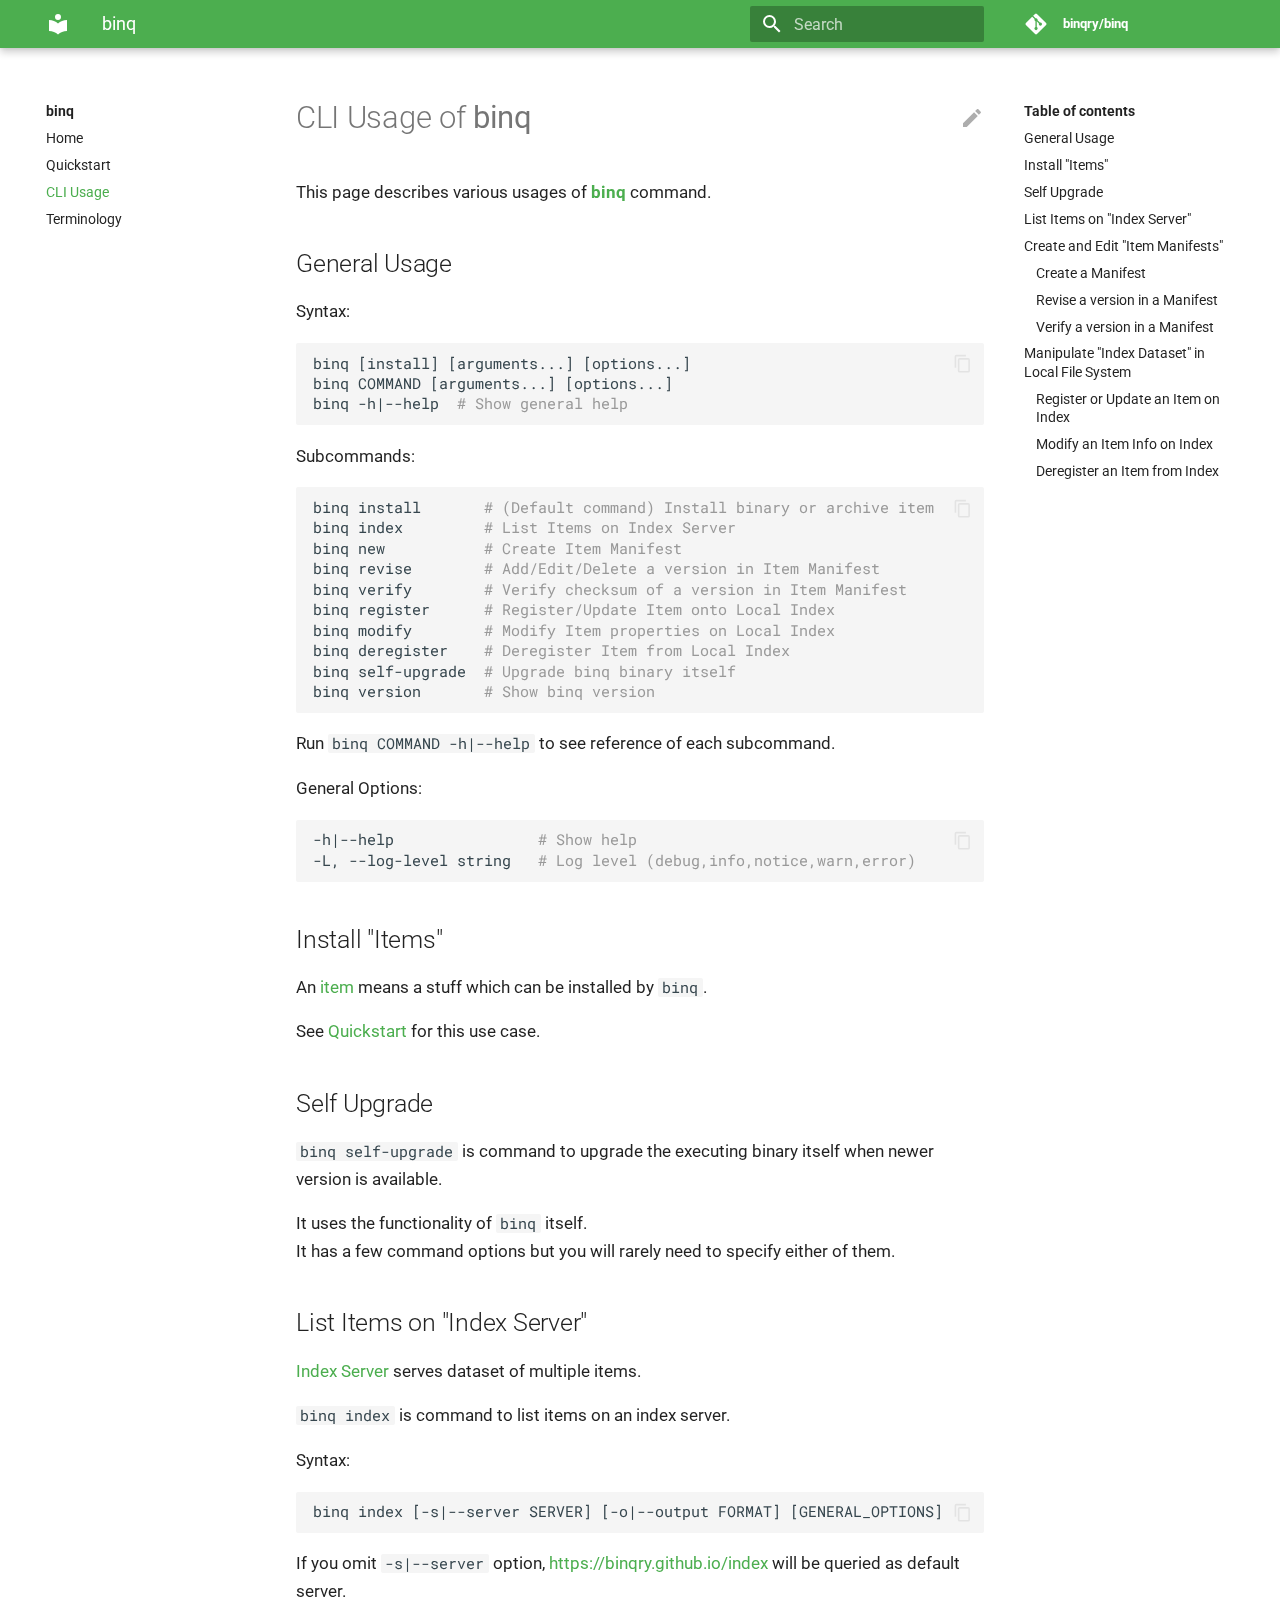
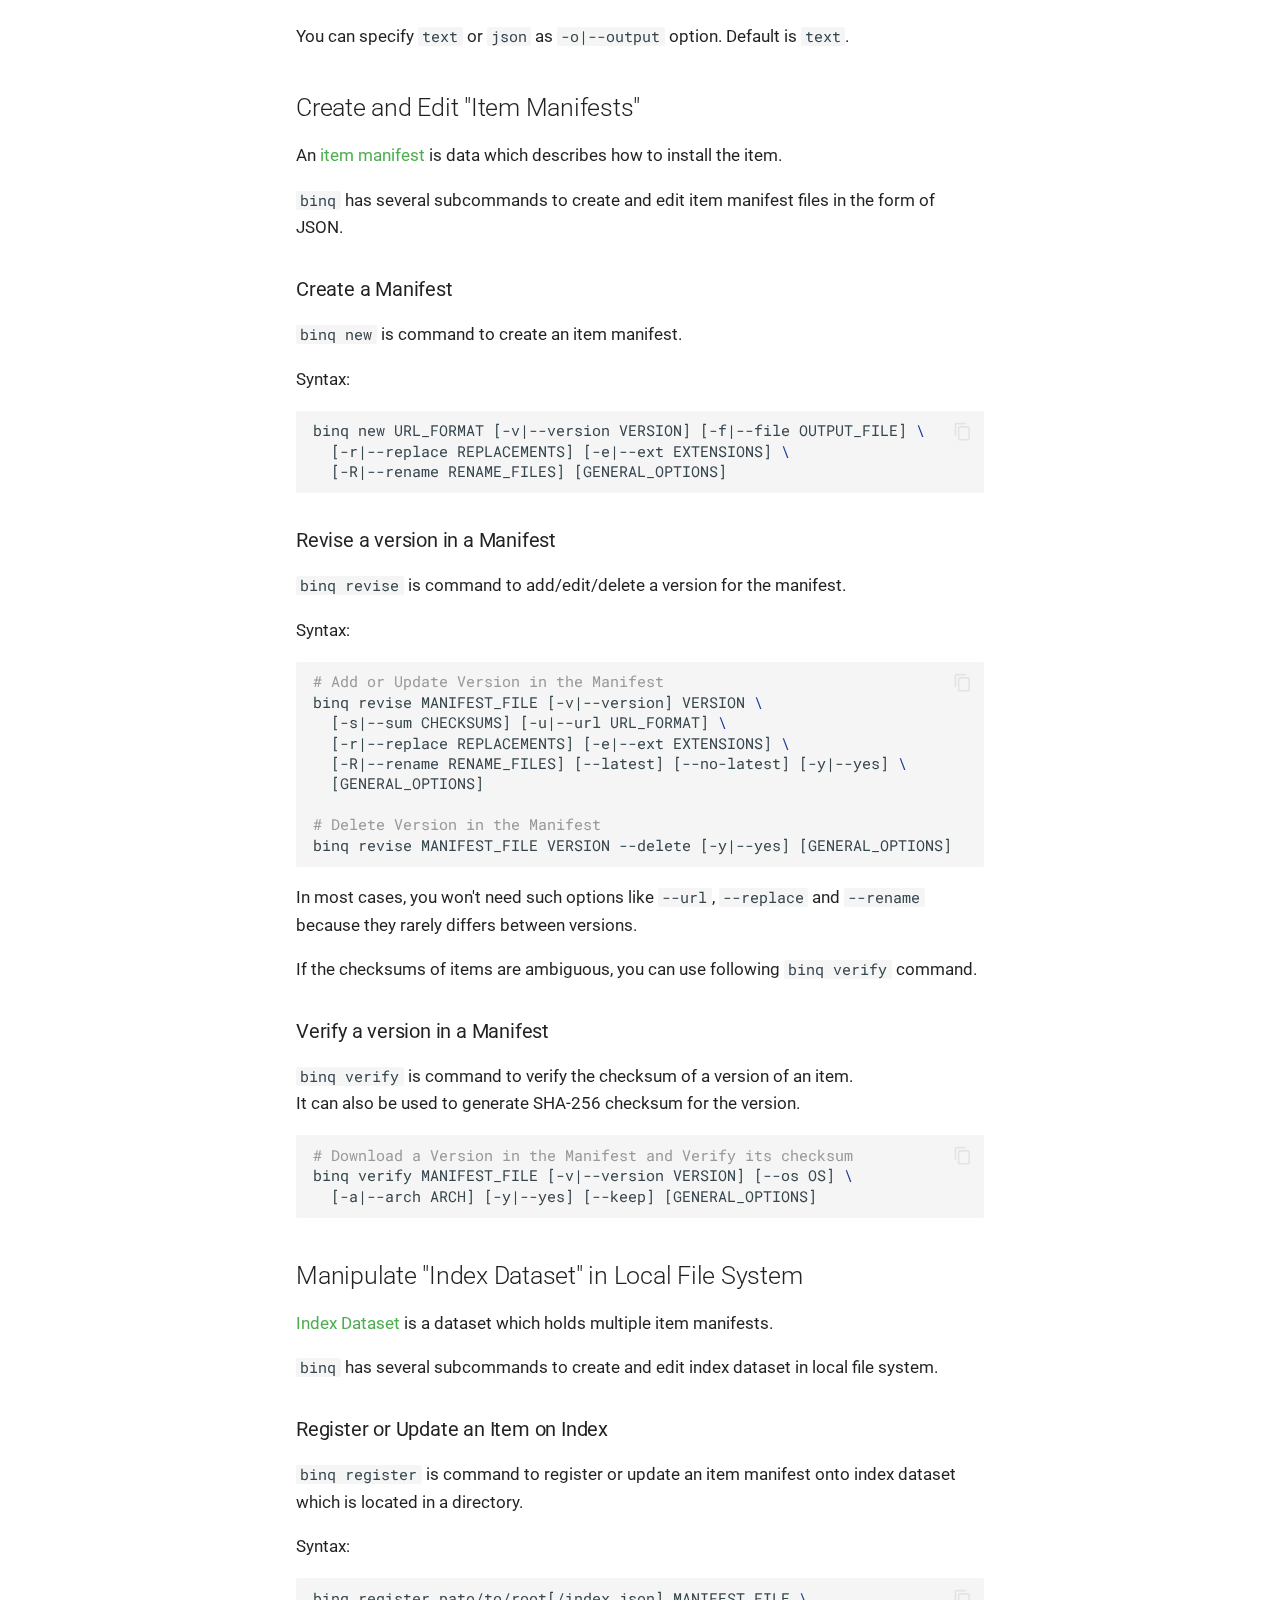
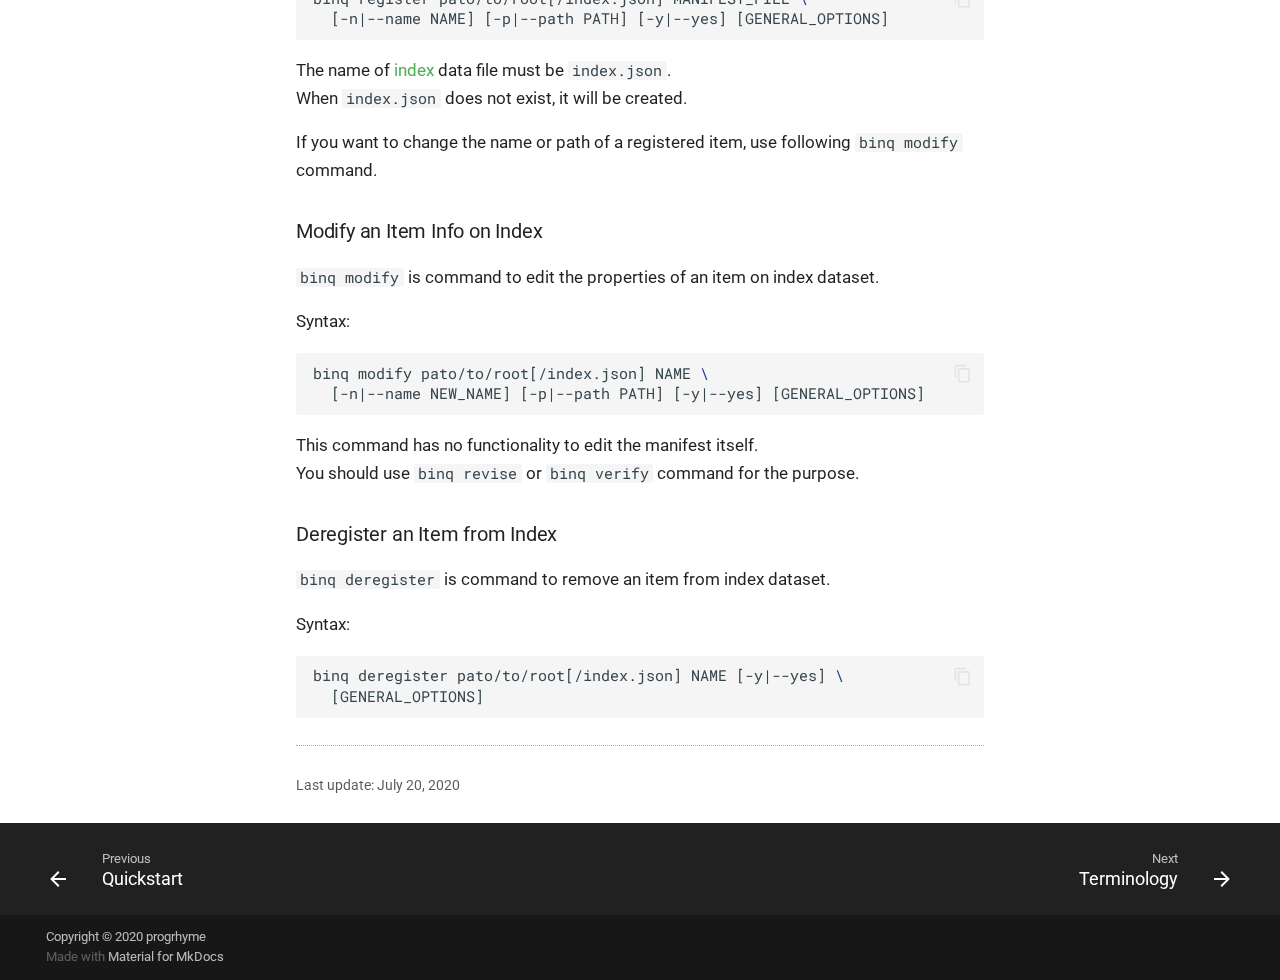
<file: cli-usage/index.html>
<!doctype html>
<html lang="en" class="no-js">
  <head>
    
      <meta charset="utf-8">
      <meta name="viewport" content="width=device-width,initial-scale=1">
      
        <meta name="description" content=""binq" is a light-weight software installer written in Golang.">
      
      
        <link rel="canonical" href="https://binqry.github.io/cli-usage/">
      
      
        <meta name="author" content="progrhyme">
      
      <link rel="shortcut icon" href="../assets/images/favicon.png">
      <meta name="generator" content="mkdocs-1.1.2, mkdocs-material-5.4.0">
    
    
      
        <title>CLI Usage - binq</title>
      
    
    
      <link rel="stylesheet" href="../assets/stylesheets/main.fe0cca5b.min.css">
      
        <link rel="stylesheet" href="../assets/stylesheets/palette.a46bcfb3.min.css">
      
      
        
        
        <meta name="theme-color" content="#4caf50">
      
    
    
    
      
        <link href="https://fonts.gstatic.com" rel="preconnect" crossorigin>
        <link rel="stylesheet" href="https://fonts.googleapis.com/css?family=Roboto:300,400,400i,700%7CRoboto+Mono&display=fallback">
        <style>body,input{font-family:"Roboto",-apple-system,BlinkMacSystemFont,Helvetica,Arial,sans-serif}code,kbd,pre{font-family:"Roboto Mono",SFMono-Regular,Consolas,Menlo,monospace}</style>
      
    
    
    
      <link rel="stylesheet" href="../stylesheets/extra.css">
    
    
      
    
    
  </head>
  
  
    
    
    
    <body dir="ltr" data-md-color-scheme="default" data-md-color-primary="green" data-md-color-accent="pink">
  
    
    <input class="md-toggle" data-md-toggle="drawer" type="checkbox" id="__drawer" autocomplete="off">
    <input class="md-toggle" data-md-toggle="search" type="checkbox" id="__search" autocomplete="off">
    <label class="md-overlay" for="__drawer"></label>
    <div data-md-component="skip">
      
        
        <a href="#cli-usage-of-binq" class="md-skip">
          Skip to content
        </a>
      
    </div>
    <div data-md-component="announce">
      
    </div>
    
      <header class="md-header" data-md-component="header">
  <nav class="md-header-nav md-grid" aria-label="Header">
    <a href="https://binqry.github.io/" title="binq" class="md-header-nav__button md-logo" aria-label="binq">
      
  
  <svg xmlns="http://www.w3.org/2000/svg" viewBox="0 0 24 24"><path d="M12 8a3 3 0 003-3 3 3 0 00-3-3 3 3 0 00-3 3 3 3 0 003 3m0 3.54C9.64 9.35 6.5 8 3 8v11c3.5 0 6.64 1.35 9 3.54 2.36-2.19 5.5-3.54 9-3.54V8c-3.5 0-6.64 1.35-9 3.54z"/></svg>

    </a>
    <label class="md-header-nav__button md-icon" for="__drawer">
      <svg xmlns="http://www.w3.org/2000/svg" viewBox="0 0 24 24"><path d="M3 6h18v2H3V6m0 5h18v2H3v-2m0 5h18v2H3v-2z"/></svg>
    </label>
    <div class="md-header-nav__title" data-md-component="header-title">
      
        <div class="md-header-nav__ellipsis">
          <span class="md-header-nav__topic md-ellipsis">
            binq
          </span>
          <span class="md-header-nav__topic md-ellipsis">
            
              CLI Usage
            
          </span>
        </div>
      
    </div>
    
      <label class="md-header-nav__button md-icon" for="__search">
        <svg xmlns="http://www.w3.org/2000/svg" viewBox="0 0 24 24"><path d="M9.5 3A6.5 6.5 0 0116 9.5c0 1.61-.59 3.09-1.56 4.23l.27.27h.79l5 5-1.5 1.5-5-5v-.79l-.27-.27A6.516 6.516 0 019.5 16 6.5 6.5 0 013 9.5 6.5 6.5 0 019.5 3m0 2C7 5 5 7 5 9.5S7 14 9.5 14 14 12 14 9.5 12 5 9.5 5z"/></svg>
      </label>
      
<div class="md-search" data-md-component="search" role="dialog">
  <label class="md-search__overlay" for="__search"></label>
  <div class="md-search__inner" role="search">
    <form class="md-search__form" name="search">
      <input type="text" class="md-search__input" name="query" aria-label="Search" placeholder="Search" autocapitalize="off" autocorrect="off" autocomplete="off" spellcheck="false" data-md-component="search-query" data-md-state="active">
      <label class="md-search__icon md-icon" for="__search">
        <svg xmlns="http://www.w3.org/2000/svg" viewBox="0 0 24 24"><path d="M9.5 3A6.5 6.5 0 0116 9.5c0 1.61-.59 3.09-1.56 4.23l.27.27h.79l5 5-1.5 1.5-5-5v-.79l-.27-.27A6.516 6.516 0 019.5 16 6.5 6.5 0 013 9.5 6.5 6.5 0 019.5 3m0 2C7 5 5 7 5 9.5S7 14 9.5 14 14 12 14 9.5 12 5 9.5 5z"/></svg>
        <svg xmlns="http://www.w3.org/2000/svg" viewBox="0 0 24 24"><path d="M20 11v2H8l5.5 5.5-1.42 1.42L4.16 12l7.92-7.92L13.5 5.5 8 11h12z"/></svg>
      </label>
      <button type="reset" class="md-search__icon md-icon" aria-label="Clear" data-md-component="search-reset" tabindex="-1">
        <svg xmlns="http://www.w3.org/2000/svg" viewBox="0 0 24 24"><path d="M19 6.41L17.59 5 12 10.59 6.41 5 5 6.41 10.59 12 5 17.59 6.41 19 12 13.41 17.59 19 19 17.59 13.41 12 19 6.41z"/></svg>
      </button>
    </form>
    <div class="md-search__output">
      <div class="md-search__scrollwrap" data-md-scrollfix>
        <div class="md-search-result" data-md-component="search-result">
          <div class="md-search-result__meta">
            Initializing search
          </div>
          <ol class="md-search-result__list"></ol>
        </div>
      </div>
    </div>
  </div>
</div>
    
    
      <div class="md-header-nav__source">
        
<a href="https://github.com/binqry/binq/" title="Go to repository" class="md-source">
  <div class="md-source__icon md-icon">
    
    <svg xmlns="http://www.w3.org/2000/svg" viewBox="0 0 448 512"><path d="M439.55 236.05L244 40.45a28.87 28.87 0 00-40.81 0l-40.66 40.63 51.52 51.52c27.06-9.14 52.68 16.77 43.39 43.68l49.66 49.66c34.23-11.8 61.18 31 35.47 56.69-26.49 26.49-70.21-2.87-56-37.34L240.22 199v121.85c25.3 12.54 22.26 41.85 9.08 55a34.34 34.34 0 01-48.55 0c-17.57-17.6-11.07-46.91 11.25-56v-123c-20.8-8.51-24.6-30.74-18.64-45L142.57 101 8.45 235.14a28.86 28.86 0 000 40.81l195.61 195.6a28.86 28.86 0 0040.8 0l194.69-194.69a28.86 28.86 0 000-40.81z"/></svg>
  </div>
  <div class="md-source__repository">
    binqry/binq
  </div>
</a>
      </div>
    
  </nav>
</header>
    
    <div class="md-container" data-md-component="container">
      
        
      
      
        
      
      <main class="md-main" data-md-component="main">
        <div class="md-main__inner md-grid">
          
            
              <div class="md-sidebar md-sidebar--primary" data-md-component="navigation">
                <div class="md-sidebar__scrollwrap">
                  <div class="md-sidebar__inner">
                    <nav class="md-nav md-nav--primary" aria-label="Navigation" data-md-level="0">
  <label class="md-nav__title" for="__drawer">
    <a href="https://binqry.github.io/" title="binq" class="md-nav__button md-logo" aria-label="binq">
      
  
  <svg xmlns="http://www.w3.org/2000/svg" viewBox="0 0 24 24"><path d="M12 8a3 3 0 003-3 3 3 0 00-3-3 3 3 0 00-3 3 3 3 0 003 3m0 3.54C9.64 9.35 6.5 8 3 8v11c3.5 0 6.64 1.35 9 3.54 2.36-2.19 5.5-3.54 9-3.54V8c-3.5 0-6.64 1.35-9 3.54z"/></svg>

    </a>
    binq
  </label>
  
    <div class="md-nav__source">
      
<a href="https://github.com/binqry/binq/" title="Go to repository" class="md-source">
  <div class="md-source__icon md-icon">
    
    <svg xmlns="http://www.w3.org/2000/svg" viewBox="0 0 448 512"><path d="M439.55 236.05L244 40.45a28.87 28.87 0 00-40.81 0l-40.66 40.63 51.52 51.52c27.06-9.14 52.68 16.77 43.39 43.68l49.66 49.66c34.23-11.8 61.18 31 35.47 56.69-26.49 26.49-70.21-2.87-56-37.34L240.22 199v121.85c25.3 12.54 22.26 41.85 9.08 55a34.34 34.34 0 01-48.55 0c-17.57-17.6-11.07-46.91 11.25-56v-123c-20.8-8.51-24.6-30.74-18.64-45L142.57 101 8.45 235.14a28.86 28.86 0 000 40.81l195.61 195.6a28.86 28.86 0 0040.8 0l194.69-194.69a28.86 28.86 0 000-40.81z"/></svg>
  </div>
  <div class="md-source__repository">
    binqry/binq
  </div>
</a>
    </div>
  
  <ul class="md-nav__list" data-md-scrollfix>
    
      
      
      


  <li class="md-nav__item">
    <a href=".." title="Home" class="md-nav__link">
      Home
    </a>
  </li>

    
      
      
      


  <li class="md-nav__item">
    <a href="../quickstart/" title="Quickstart" class="md-nav__link">
      Quickstart
    </a>
  </li>

    
      
      
      

  


  <li class="md-nav__item md-nav__item--active">
    
    <input class="md-nav__toggle md-toggle" data-md-toggle="toc" type="checkbox" id="__toc">
    
      
    
    
      <label class="md-nav__link md-nav__link--active" for="__toc">
        CLI Usage
        <span class="md-nav__icon md-icon">
          <svg xmlns="http://www.w3.org/2000/svg" viewBox="0 0 24 24"><path d="M3 9h14V7H3v2m0 4h14v-2H3v2m0 4h14v-2H3v2m16 0h2v-2h-2v2m0-10v2h2V7h-2m0 6h2v-2h-2v2z"/></svg>
        </span>
      </label>
    
    <a href="./" title="CLI Usage" class="md-nav__link md-nav__link--active">
      CLI Usage
    </a>
    
      
<nav class="md-nav md-nav--secondary" aria-label="Table of contents">
  
  
    
  
  
    <label class="md-nav__title" for="__toc">
      <span class="md-nav__icon md-icon">
        <svg xmlns="http://www.w3.org/2000/svg" viewBox="0 0 24 24"><path d="M20 11v2H8l5.5 5.5-1.42 1.42L4.16 12l7.92-7.92L13.5 5.5 8 11h12z"/></svg>
      </span>
      Table of contents
    </label>
    <ul class="md-nav__list" data-md-scrollfix>
      
        <li class="md-nav__item">
  <a href="#general-usage" class="md-nav__link">
    General Usage
  </a>
  
</li>
      
        <li class="md-nav__item">
  <a href="#install-items" class="md-nav__link">
    Install "Items"
  </a>
  
</li>
      
        <li class="md-nav__item">
  <a href="#self-upgrade" class="md-nav__link">
    Self Upgrade
  </a>
  
</li>
      
        <li class="md-nav__item">
  <a href="#list-items-on-index-server" class="md-nav__link">
    List Items on "Index Server"
  </a>
  
</li>
      
        <li class="md-nav__item">
  <a href="#create-and-edit-item-manifests" class="md-nav__link">
    Create and Edit "Item Manifests"
  </a>
  
    <nav class="md-nav" aria-label="Create and Edit "Item Manifests"">
      <ul class="md-nav__list">
        
          <li class="md-nav__item">
  <a href="#create-a-manifest" class="md-nav__link">
    Create a Manifest
  </a>
  
</li>
        
          <li class="md-nav__item">
  <a href="#revise-a-version-in-a-manifest" class="md-nav__link">
    Revise a version in a Manifest
  </a>
  
</li>
        
          <li class="md-nav__item">
  <a href="#verify-a-version-in-a-manifest" class="md-nav__link">
    Verify a version in a Manifest
  </a>
  
</li>
        
      </ul>
    </nav>
  
</li>
      
        <li class="md-nav__item">
  <a href="#manipulate-index-dataset-in-local-file-system" class="md-nav__link">
    Manipulate "Index Dataset" in Local File System
  </a>
  
    <nav class="md-nav" aria-label="Manipulate "Index Dataset" in Local File System">
      <ul class="md-nav__list">
        
          <li class="md-nav__item">
  <a href="#register-or-update-an-item-on-index" class="md-nav__link">
    Register or Update an Item on Index
  </a>
  
</li>
        
          <li class="md-nav__item">
  <a href="#modify-an-item-info-on-index" class="md-nav__link">
    Modify an Item Info on Index
  </a>
  
</li>
        
          <li class="md-nav__item">
  <a href="#deregister-an-item-from-index" class="md-nav__link">
    Deregister an Item from Index
  </a>
  
</li>
        
      </ul>
    </nav>
  
</li>
      
    </ul>
  
</nav>
    
  </li>

    
      
      
      


  <li class="md-nav__item">
    <a href="../terminology/" title="Terminology" class="md-nav__link">
      Terminology
    </a>
  </li>

    
  </ul>
</nav>
                  </div>
                </div>
              </div>
            
            
              <div class="md-sidebar md-sidebar--secondary" data-md-component="toc">
                <div class="md-sidebar__scrollwrap">
                  <div class="md-sidebar__inner">
                    
<nav class="md-nav md-nav--secondary" aria-label="Table of contents">
  
  
    
  
  
    <label class="md-nav__title" for="__toc">
      <span class="md-nav__icon md-icon">
        <svg xmlns="http://www.w3.org/2000/svg" viewBox="0 0 24 24"><path d="M20 11v2H8l5.5 5.5-1.42 1.42L4.16 12l7.92-7.92L13.5 5.5 8 11h12z"/></svg>
      </span>
      Table of contents
    </label>
    <ul class="md-nav__list" data-md-scrollfix>
      
        <li class="md-nav__item">
  <a href="#general-usage" class="md-nav__link">
    General Usage
  </a>
  
</li>
      
        <li class="md-nav__item">
  <a href="#install-items" class="md-nav__link">
    Install "Items"
  </a>
  
</li>
      
        <li class="md-nav__item">
  <a href="#self-upgrade" class="md-nav__link">
    Self Upgrade
  </a>
  
</li>
      
        <li class="md-nav__item">
  <a href="#list-items-on-index-server" class="md-nav__link">
    List Items on "Index Server"
  </a>
  
</li>
      
        <li class="md-nav__item">
  <a href="#create-and-edit-item-manifests" class="md-nav__link">
    Create and Edit "Item Manifests"
  </a>
  
    <nav class="md-nav" aria-label="Create and Edit "Item Manifests"">
      <ul class="md-nav__list">
        
          <li class="md-nav__item">
  <a href="#create-a-manifest" class="md-nav__link">
    Create a Manifest
  </a>
  
</li>
        
          <li class="md-nav__item">
  <a href="#revise-a-version-in-a-manifest" class="md-nav__link">
    Revise a version in a Manifest
  </a>
  
</li>
        
          <li class="md-nav__item">
  <a href="#verify-a-version-in-a-manifest" class="md-nav__link">
    Verify a version in a Manifest
  </a>
  
</li>
        
      </ul>
    </nav>
  
</li>
      
        <li class="md-nav__item">
  <a href="#manipulate-index-dataset-in-local-file-system" class="md-nav__link">
    Manipulate "Index Dataset" in Local File System
  </a>
  
    <nav class="md-nav" aria-label="Manipulate "Index Dataset" in Local File System">
      <ul class="md-nav__list">
        
          <li class="md-nav__item">
  <a href="#register-or-update-an-item-on-index" class="md-nav__link">
    Register or Update an Item on Index
  </a>
  
</li>
        
          <li class="md-nav__item">
  <a href="#modify-an-item-info-on-index" class="md-nav__link">
    Modify an Item Info on Index
  </a>
  
</li>
        
          <li class="md-nav__item">
  <a href="#deregister-an-item-from-index" class="md-nav__link">
    Deregister an Item from Index
  </a>
  
</li>
        
      </ul>
    </nav>
  
</li>
      
    </ul>
  
</nav>
                  </div>
                </div>
              </div>
            
          
          <div class="md-content">
            <article class="md-content__inner md-typeset">
              
                
                  <a href="https://github.com/binqry/binqry.github.io/edit/source/docs/cli-usage.md" title="Edit this page" class="md-content__button md-icon">
                    <svg xmlns="http://www.w3.org/2000/svg" viewBox="0 0 24 24"><path d="M20.71 7.04c.39-.39.39-1.04 0-1.41l-2.34-2.34c-.37-.39-1.02-.39-1.41 0l-1.84 1.83 3.75 3.75M3 17.25V21h3.75L17.81 9.93l-3.75-3.75L3 17.25z"/></svg>
                  </a>
                
                
                  
                
                
                <h1 id="cli-usage-of-binq">CLI Usage of <strong>binq</strong></h1>
<p>This page describes various usages of <a href="https://github.com/binqry/binq/"><strong>binq</strong></a> command.</p>
<h2 id="general-usage">General Usage</h2>
<p>Syntax:</p>
<div class="highlight"><pre><span></span><code>binq <span class="o">[</span>install<span class="o">]</span> <span class="o">[</span>arguments...<span class="o">]</span> <span class="o">[</span>options...<span class="o">]</span>
binq COMMAND <span class="o">[</span>arguments...<span class="o">]</span> <span class="o">[</span>options...<span class="o">]</span>
binq -h<span class="p">|</span>--help  <span class="c1"># Show general help</span>
</code></pre></div>

<p>Subcommands:</p>
<div class="highlight"><pre><span></span><code>binq install       <span class="c1"># (Default command) Install binary or archive item</span>
binq index         <span class="c1"># List Items on Index Server</span>
binq new           <span class="c1"># Create Item Manifest</span>
binq revise        <span class="c1"># Add/Edit/Delete a version in Item Manifest</span>
binq verify        <span class="c1"># Verify checksum of a version in Item Manifest</span>
binq register      <span class="c1"># Register/Update Item onto Local Index</span>
binq modify        <span class="c1"># Modify Item properties on Local Index</span>
binq deregister    <span class="c1"># Deregister Item from Local Index</span>
binq self-upgrade  <span class="c1"># Upgrade binq binary itself</span>
binq version       <span class="c1"># Show binq version</span>
</code></pre></div>

<p>Run <code>binq COMMAND -h|--help</code> to see reference of each subcommand.</p>
<p>General Options:</p>
<div class="highlight"><pre><span></span><code>-h<span class="p">|</span>--help                <span class="c1"># Show help</span>
-L, --log-level string   <span class="c1"># Log level (debug,info,notice,warn,error)</span>
</code></pre></div>

<h2 id="install-items">Install "Items"</h2>
<p>An <a href="../terminology/#item">item</a> means a stuff which can be installed by <code>binq</code>.</p>
<p>See <a href="../quickstart/">Quickstart</a> for this use case.</p>
<h2 id="self-upgrade">Self Upgrade</h2>
<p><code>binq self-upgrade</code> is command to upgrade the executing binary itself when newer version is
available.</p>
<p>It uses the functionality of <code>binq</code> itself.<br />
It has a few command options but you will rarely need to specify either of them.</p>
<h2 id="list-items-on-index-server">List Items on "Index Server"</h2>
<p><a href="../terminology/#index-server">Index Server</a> serves dataset of multiple items.</p>
<p><code>binq index</code> is command to list items on an index server.</p>
<p>Syntax:</p>
<div class="highlight"><pre><span></span><code>binq index <span class="o">[</span>-s<span class="p">|</span>--server SERVER<span class="o">]</span> <span class="o">[</span>-o<span class="p">|</span>--output FORMAT<span class="o">]</span> <span class="o">[</span>GENERAL_OPTIONS<span class="o">]</span>
</code></pre></div>

<p>If you omit <code>-s|--server</code> option, <a href="https://binqry.github.io/index">https://binqry.github.io/index</a>
will be queried as default server.</p>
<p>You can specify <code>text</code> or <code>json</code> as <code>-o|--output</code> option. Default is <code>text</code>.</p>
<h2 id="create-and-edit-item-manifests">Create and Edit "Item Manifests"</h2>
<p>An <a href="../terminology/#item-manifest">item manifest</a> is data which describes how to install the item.</p>
<p><code>binq</code> has several subcommands to create and edit item manifest files in the form of JSON.</p>
<h3 id="create-a-manifest">Create a Manifest</h3>
<p><code>binq new</code> is command to create an item manifest.</p>
<p>Syntax:</p>
<div class="highlight"><pre><span></span><code>binq new URL_FORMAT <span class="o">[</span>-v<span class="p">|</span>--version VERSION<span class="o">]</span> <span class="o">[</span>-f<span class="p">|</span>--file OUTPUT_FILE<span class="o">]</span> <span class="se">\</span>
  <span class="o">[</span>-r<span class="p">|</span>--replace REPLACEMENTS<span class="o">]</span> <span class="o">[</span>-e<span class="p">|</span>--ext EXTENSIONS<span class="o">]</span> <span class="se">\</span>
  <span class="o">[</span>-R<span class="p">|</span>--rename RENAME_FILES<span class="o">]</span> <span class="o">[</span>GENERAL_OPTIONS<span class="o">]</span>
</code></pre></div>

<h3 id="revise-a-version-in-a-manifest">Revise a version in a Manifest</h3>
<p><code>binq revise</code> is command to add/edit/delete a version for the manifest.</p>
<p>Syntax:</p>
<div class="highlight"><pre><span></span><code><span class="c1"># Add or Update Version in the Manifest</span>
binq revise MANIFEST_FILE <span class="o">[</span>-v<span class="p">|</span>--version<span class="o">]</span> VERSION <span class="se">\</span>
  <span class="o">[</span>-s<span class="p">|</span>--sum CHECKSUMS<span class="o">]</span> <span class="o">[</span>-u<span class="p">|</span>--url URL_FORMAT<span class="o">]</span> <span class="se">\</span>
  <span class="o">[</span>-r<span class="p">|</span>--replace REPLACEMENTS<span class="o">]</span> <span class="o">[</span>-e<span class="p">|</span>--ext EXTENSIONS<span class="o">]</span> <span class="se">\</span>
  <span class="o">[</span>-R<span class="p">|</span>--rename RENAME_FILES<span class="o">]</span> <span class="o">[</span>--latest<span class="o">]</span> <span class="o">[</span>--no-latest<span class="o">]</span> <span class="o">[</span>-y<span class="p">|</span>--yes<span class="o">]</span> <span class="se">\</span>
  <span class="o">[</span>GENERAL_OPTIONS<span class="o">]</span>

<span class="c1"># Delete Version in the Manifest</span>
binq revise MANIFEST_FILE VERSION --delete <span class="o">[</span>-y<span class="p">|</span>--yes<span class="o">]</span> <span class="o">[</span>GENERAL_OPTIONS<span class="o">]</span>
</code></pre></div>

<p>In most cases, you won't need such options like <code>--url</code>, <code>--replace</code> and <code>--rename</code> because they
rarely differs between versions.</p>
<p>If the checksums of items are ambiguous, you can use following <code>binq verify</code> command.</p>
<h3 id="verify-a-version-in-a-manifest">Verify a version in a Manifest</h3>
<p><code>binq verify</code> is command to verify the checksum of a version of an item.<br />
It can also be used to generate SHA-256 checksum for the version.</p>
<div class="highlight"><pre><span></span><code><span class="c1"># Download a Version in the Manifest and Verify its checksum</span>
binq verify MANIFEST_FILE <span class="o">[</span>-v<span class="p">|</span>--version VERSION<span class="o">]</span> <span class="o">[</span>--os OS<span class="o">]</span> <span class="se">\</span>
  <span class="o">[</span>-a<span class="p">|</span>--arch ARCH<span class="o">]</span> <span class="o">[</span>-y<span class="p">|</span>--yes<span class="o">]</span> <span class="o">[</span>--keep<span class="o">]</span> <span class="o">[</span>GENERAL_OPTIONS<span class="o">]</span>
</code></pre></div>

<h2 id="manipulate-index-dataset-in-local-file-system">Manipulate "Index Dataset" in Local File System</h2>
<p><a href="../terminology/#index-dataset">Index Dataset</a> is a dataset which holds multiple item manifests.</p>
<p><code>binq</code> has several subcommands to create and edit index dataset in local file system.</p>
<h3 id="register-or-update-an-item-on-index">Register or Update an Item on Index</h3>
<p><code>binq register</code> is command to register or update an item manifest onto index dataset which is
located in a directory.</p>
<p>Syntax:</p>
<div class="highlight"><pre><span></span><code>binq register pato/to/root<span class="o">[</span>/index.json<span class="o">]</span> MANIFEST_FILE <span class="se">\</span>
  <span class="o">[</span>-n<span class="p">|</span>--name NAME<span class="o">]</span> <span class="o">[</span>-p<span class="p">|</span>--path PATH<span class="o">]</span> <span class="o">[</span>-y<span class="p">|</span>--yes<span class="o">]</span> <span class="o">[</span>GENERAL_OPTIONS<span class="o">]</span>
</code></pre></div>

<p>The name of <a href="../terminology/#index">index</a> data file must be <code>index.json</code>.<br />
When <code>index.json</code> does not exist, it will be created.</p>
<p>If you want to change the name or path of a registered item, use following <code>binq modify</code> command.</p>
<h3 id="modify-an-item-info-on-index">Modify an Item Info on Index</h3>
<p><code>binq modify</code> is command to edit the properties of an item on index dataset.</p>
<p>Syntax:</p>
<div class="highlight"><pre><span></span><code>binq modify pato/to/root<span class="o">[</span>/index.json<span class="o">]</span> NAME <span class="se">\</span>
  <span class="o">[</span>-n<span class="p">|</span>--name NEW_NAME<span class="o">]</span> <span class="o">[</span>-p<span class="p">|</span>--path PATH<span class="o">]</span> <span class="o">[</span>-y<span class="p">|</span>--yes<span class="o">]</span> <span class="o">[</span>GENERAL_OPTIONS<span class="o">]</span>
</code></pre></div>

<p>This command has no functionality to edit the manifest itself.<br />
You should use <code>binq revise</code> or <code>binq verify</code> command for the purpose.</p>
<h3 id="deregister-an-item-from-index">Deregister an Item from Index</h3>
<p><code>binq deregister</code> is command to remove an item from index dataset.</p>
<p>Syntax:</p>
<div class="highlight"><pre><span></span><code>binq deregister pato/to/root<span class="o">[</span>/index.json<span class="o">]</span> NAME <span class="o">[</span>-y<span class="p">|</span>--yes<span class="o">]</span> <span class="se">\</span>
  <span class="o">[</span>GENERAL_OPTIONS<span class="o">]</span>
</code></pre></div>
                
                  
                    

<hr>
<div class="md-source-date">
  <small>
    
      Last update: <span class="git-revision-date-localized-plugin git-revision-date-localized-plugin-date">July 20, 2020</span>
    
  </small>
</div>
                  
                
              
              
                


              
            </article>
          </div>
        </div>
      </main>
      
        
<footer class="md-footer">
  
    <div class="md-footer-nav">
      <nav class="md-footer-nav__inner md-grid" aria-label="Footer">
        
          <a href="../quickstart/" title="Quickstart" class="md-footer-nav__link md-footer-nav__link--prev" rel="prev">
            <div class="md-footer-nav__button md-icon">
              <svg xmlns="http://www.w3.org/2000/svg" viewBox="0 0 24 24"><path d="M20 11v2H8l5.5 5.5-1.42 1.42L4.16 12l7.92-7.92L13.5 5.5 8 11h12z"/></svg>
            </div>
            <div class="md-footer-nav__title">
              <div class="md-ellipsis">
                <span class="md-footer-nav__direction">
                  Previous
                </span>
                Quickstart
              </div>
            </div>
          </a>
        
        
          <a href="../terminology/" title="Terminology" class="md-footer-nav__link md-footer-nav__link--next" rel="next">
            <div class="md-footer-nav__title">
              <div class="md-ellipsis">
                <span class="md-footer-nav__direction">
                  Next
                </span>
                Terminology
              </div>
            </div>
            <div class="md-footer-nav__button md-icon">
              <svg xmlns="http://www.w3.org/2000/svg" viewBox="0 0 24 24"><path d="M4 11v2h12l-5.5 5.5 1.42 1.42L19.84 12l-7.92-7.92L10.5 5.5 16 11H4z"/></svg>
            </div>
          </a>
        
      </nav>
    </div>
  
  <div class="md-footer-meta md-typeset">
    <div class="md-footer-meta__inner md-grid">
      <div class="md-footer-copyright">
        
          <div class="md-footer-copyright__highlight">
            Copyright &copy; 2020 progrhyme
          </div>
        
        Made with
        <a href="https://squidfunk.github.io/mkdocs-material/" target="_blank" rel="noopener">
          Material for MkDocs
        </a>
      </div>
      
    </div>
  </div>
</footer>
      
    </div>
    
      <script src="../assets/javascripts/vendor.d710d30a.min.js"></script>
      <script src="../assets/javascripts/bundle.b39636ac.min.js"></script><script id="__lang" type="application/json">{"clipboard.copy": "Copy to clipboard", "clipboard.copied": "Copied to clipboard", "search.config.lang": "en", "search.config.pipeline": "trimmer, stopWordFilter", "search.config.separator": "[\\s\\-]+", "search.result.placeholder": "Type to start searching", "search.result.none": "No matching documents", "search.result.one": "1 matching document", "search.result.other": "# matching documents"}</script>
      
      <script>
        app = initialize({
          base: "..",
          features: [],
          search: Object.assign({
            worker: "../assets/javascripts/worker/search.a68abb33.min.js"
          }, typeof search !== "undefined" && search)
        })
      </script>
      
    
  </body>
</html>
</file>
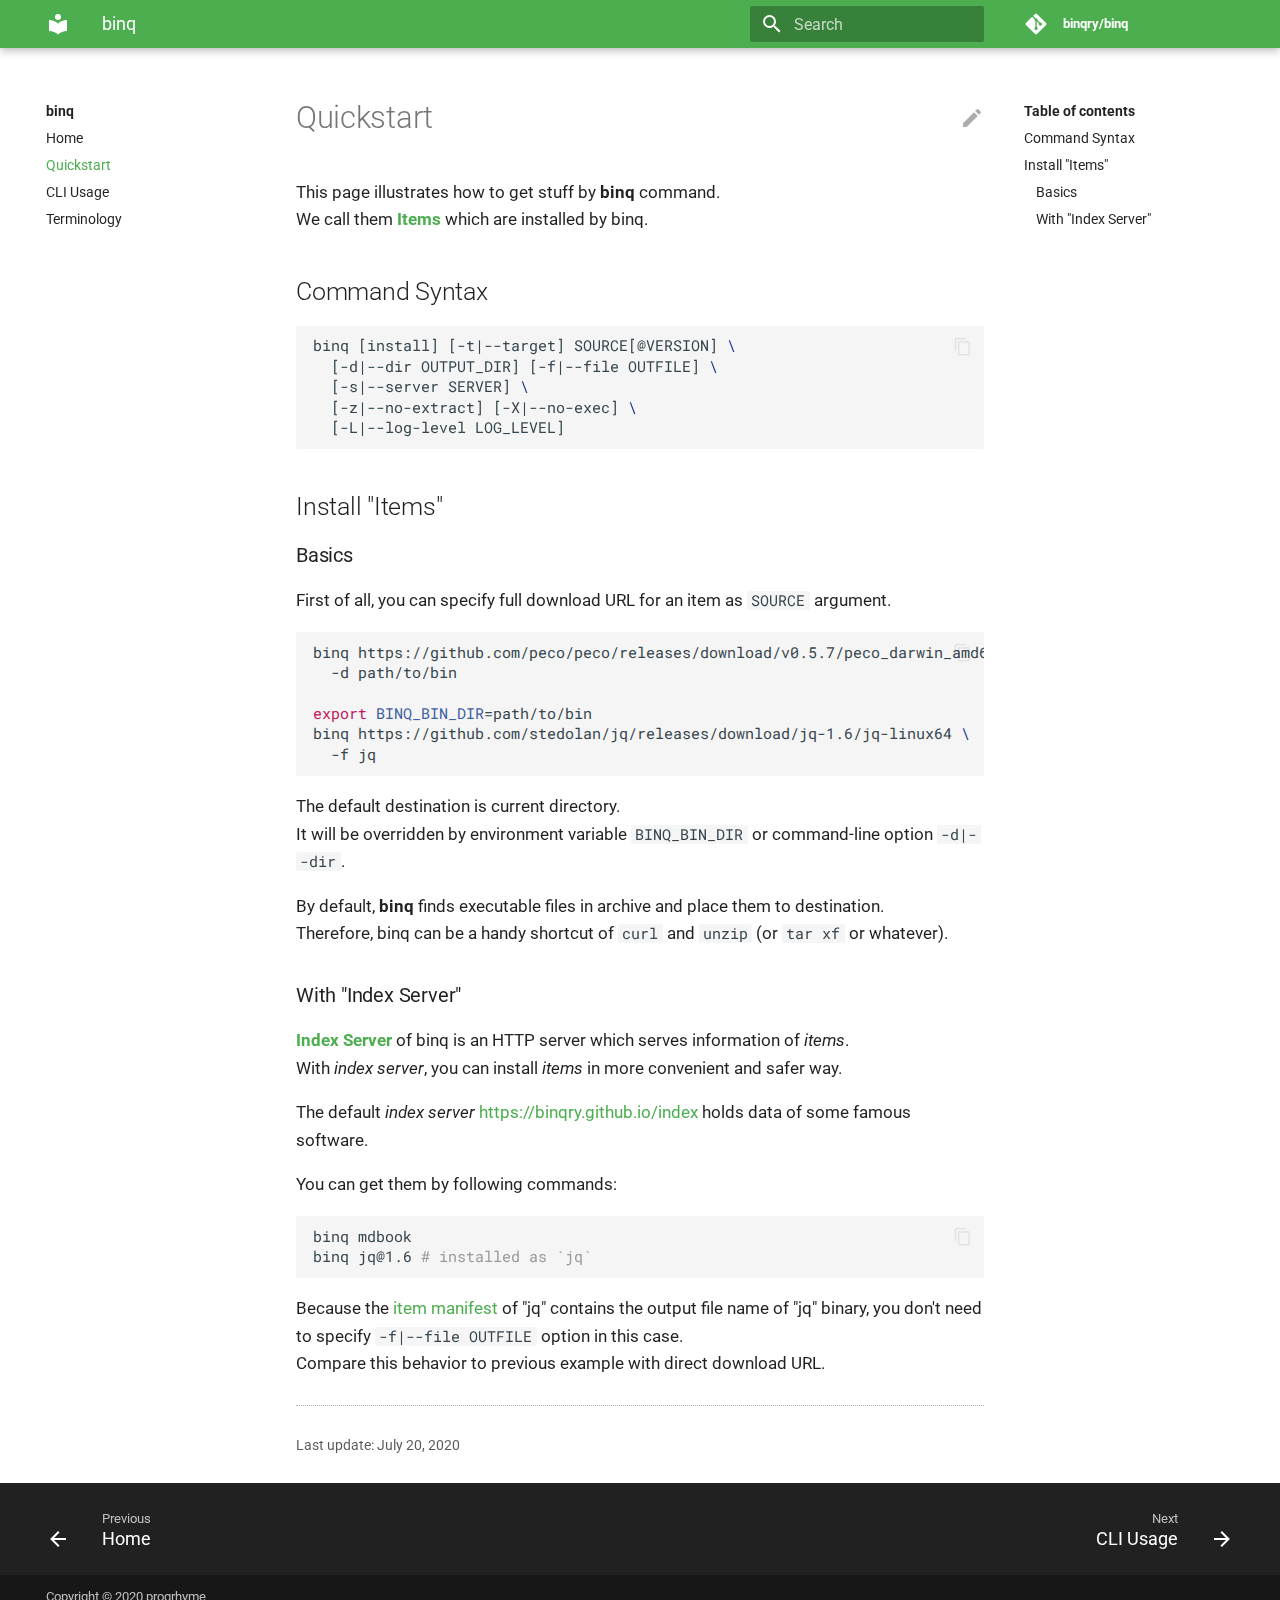
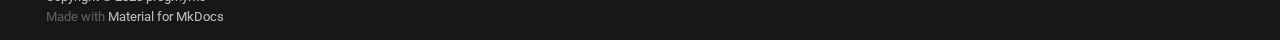
<file: quickstart/index.html>
<!doctype html>
<html lang="en" class="no-js">
  <head>
    
      <meta charset="utf-8">
      <meta name="viewport" content="width=device-width,initial-scale=1">
      
        <meta name="description" content=""binq" is a light-weight software installer written in Golang.">
      
      
        <link rel="canonical" href="https://binqry.github.io/quickstart/">
      
      
        <meta name="author" content="progrhyme">
      
      <link rel="shortcut icon" href="../assets/images/favicon.png">
      <meta name="generator" content="mkdocs-1.1.2, mkdocs-material-5.4.0">
    
    
      
        <title>Quickstart - binq</title>
      
    
    
      <link rel="stylesheet" href="../assets/stylesheets/main.fe0cca5b.min.css">
      
        <link rel="stylesheet" href="../assets/stylesheets/palette.a46bcfb3.min.css">
      
      
        
        
        <meta name="theme-color" content="#4caf50">
      
    
    
    
      
        <link href="https://fonts.gstatic.com" rel="preconnect" crossorigin>
        <link rel="stylesheet" href="https://fonts.googleapis.com/css?family=Roboto:300,400,400i,700%7CRoboto+Mono&display=fallback">
        <style>body,input{font-family:"Roboto",-apple-system,BlinkMacSystemFont,Helvetica,Arial,sans-serif}code,kbd,pre{font-family:"Roboto Mono",SFMono-Regular,Consolas,Menlo,monospace}</style>
      
    
    
    
      <link rel="stylesheet" href="../stylesheets/extra.css">
    
    
      
    
    
  </head>
  
  
    
    
    
    <body dir="ltr" data-md-color-scheme="default" data-md-color-primary="green" data-md-color-accent="pink">
  
    
    <input class="md-toggle" data-md-toggle="drawer" type="checkbox" id="__drawer" autocomplete="off">
    <input class="md-toggle" data-md-toggle="search" type="checkbox" id="__search" autocomplete="off">
    <label class="md-overlay" for="__drawer"></label>
    <div data-md-component="skip">
      
        
        <a href="#quickstart" class="md-skip">
          Skip to content
        </a>
      
    </div>
    <div data-md-component="announce">
      
    </div>
    
      <header class="md-header" data-md-component="header">
  <nav class="md-header-nav md-grid" aria-label="Header">
    <a href="https://binqry.github.io/" title="binq" class="md-header-nav__button md-logo" aria-label="binq">
      
  
  <svg xmlns="http://www.w3.org/2000/svg" viewBox="0 0 24 24"><path d="M12 8a3 3 0 003-3 3 3 0 00-3-3 3 3 0 00-3 3 3 3 0 003 3m0 3.54C9.64 9.35 6.5 8 3 8v11c3.5 0 6.64 1.35 9 3.54 2.36-2.19 5.5-3.54 9-3.54V8c-3.5 0-6.64 1.35-9 3.54z"/></svg>

    </a>
    <label class="md-header-nav__button md-icon" for="__drawer">
      <svg xmlns="http://www.w3.org/2000/svg" viewBox="0 0 24 24"><path d="M3 6h18v2H3V6m0 5h18v2H3v-2m0 5h18v2H3v-2z"/></svg>
    </label>
    <div class="md-header-nav__title" data-md-component="header-title">
      
        <div class="md-header-nav__ellipsis">
          <span class="md-header-nav__topic md-ellipsis">
            binq
          </span>
          <span class="md-header-nav__topic md-ellipsis">
            
              Quickstart
            
          </span>
        </div>
      
    </div>
    
      <label class="md-header-nav__button md-icon" for="__search">
        <svg xmlns="http://www.w3.org/2000/svg" viewBox="0 0 24 24"><path d="M9.5 3A6.5 6.5 0 0116 9.5c0 1.61-.59 3.09-1.56 4.23l.27.27h.79l5 5-1.5 1.5-5-5v-.79l-.27-.27A6.516 6.516 0 019.5 16 6.5 6.5 0 013 9.5 6.5 6.5 0 019.5 3m0 2C7 5 5 7 5 9.5S7 14 9.5 14 14 12 14 9.5 12 5 9.5 5z"/></svg>
      </label>
      
<div class="md-search" data-md-component="search" role="dialog">
  <label class="md-search__overlay" for="__search"></label>
  <div class="md-search__inner" role="search">
    <form class="md-search__form" name="search">
      <input type="text" class="md-search__input" name="query" aria-label="Search" placeholder="Search" autocapitalize="off" autocorrect="off" autocomplete="off" spellcheck="false" data-md-component="search-query" data-md-state="active">
      <label class="md-search__icon md-icon" for="__search">
        <svg xmlns="http://www.w3.org/2000/svg" viewBox="0 0 24 24"><path d="M9.5 3A6.5 6.5 0 0116 9.5c0 1.61-.59 3.09-1.56 4.23l.27.27h.79l5 5-1.5 1.5-5-5v-.79l-.27-.27A6.516 6.516 0 019.5 16 6.5 6.5 0 013 9.5 6.5 6.5 0 019.5 3m0 2C7 5 5 7 5 9.5S7 14 9.5 14 14 12 14 9.5 12 5 9.5 5z"/></svg>
        <svg xmlns="http://www.w3.org/2000/svg" viewBox="0 0 24 24"><path d="M20 11v2H8l5.5 5.5-1.42 1.42L4.16 12l7.92-7.92L13.5 5.5 8 11h12z"/></svg>
      </label>
      <button type="reset" class="md-search__icon md-icon" aria-label="Clear" data-md-component="search-reset" tabindex="-1">
        <svg xmlns="http://www.w3.org/2000/svg" viewBox="0 0 24 24"><path d="M19 6.41L17.59 5 12 10.59 6.41 5 5 6.41 10.59 12 5 17.59 6.41 19 12 13.41 17.59 19 19 17.59 13.41 12 19 6.41z"/></svg>
      </button>
    </form>
    <div class="md-search__output">
      <div class="md-search__scrollwrap" data-md-scrollfix>
        <div class="md-search-result" data-md-component="search-result">
          <div class="md-search-result__meta">
            Initializing search
          </div>
          <ol class="md-search-result__list"></ol>
        </div>
      </div>
    </div>
  </div>
</div>
    
    
      <div class="md-header-nav__source">
        
<a href="https://github.com/binqry/binq/" title="Go to repository" class="md-source">
  <div class="md-source__icon md-icon">
    
    <svg xmlns="http://www.w3.org/2000/svg" viewBox="0 0 448 512"><path d="M439.55 236.05L244 40.45a28.87 28.87 0 00-40.81 0l-40.66 40.63 51.52 51.52c27.06-9.14 52.68 16.77 43.39 43.68l49.66 49.66c34.23-11.8 61.18 31 35.47 56.69-26.49 26.49-70.21-2.87-56-37.34L240.22 199v121.85c25.3 12.54 22.26 41.85 9.08 55a34.34 34.34 0 01-48.55 0c-17.57-17.6-11.07-46.91 11.25-56v-123c-20.8-8.51-24.6-30.74-18.64-45L142.57 101 8.45 235.14a28.86 28.86 0 000 40.81l195.61 195.6a28.86 28.86 0 0040.8 0l194.69-194.69a28.86 28.86 0 000-40.81z"/></svg>
  </div>
  <div class="md-source__repository">
    binqry/binq
  </div>
</a>
      </div>
    
  </nav>
</header>
    
    <div class="md-container" data-md-component="container">
      
        
      
      
        
      
      <main class="md-main" data-md-component="main">
        <div class="md-main__inner md-grid">
          
            
              <div class="md-sidebar md-sidebar--primary" data-md-component="navigation">
                <div class="md-sidebar__scrollwrap">
                  <div class="md-sidebar__inner">
                    <nav class="md-nav md-nav--primary" aria-label="Navigation" data-md-level="0">
  <label class="md-nav__title" for="__drawer">
    <a href="https://binqry.github.io/" title="binq" class="md-nav__button md-logo" aria-label="binq">
      
  
  <svg xmlns="http://www.w3.org/2000/svg" viewBox="0 0 24 24"><path d="M12 8a3 3 0 003-3 3 3 0 00-3-3 3 3 0 00-3 3 3 3 0 003 3m0 3.54C9.64 9.35 6.5 8 3 8v11c3.5 0 6.64 1.35 9 3.54 2.36-2.19 5.5-3.54 9-3.54V8c-3.5 0-6.64 1.35-9 3.54z"/></svg>

    </a>
    binq
  </label>
  
    <div class="md-nav__source">
      
<a href="https://github.com/binqry/binq/" title="Go to repository" class="md-source">
  <div class="md-source__icon md-icon">
    
    <svg xmlns="http://www.w3.org/2000/svg" viewBox="0 0 448 512"><path d="M439.55 236.05L244 40.45a28.87 28.87 0 00-40.81 0l-40.66 40.63 51.52 51.52c27.06-9.14 52.68 16.77 43.39 43.68l49.66 49.66c34.23-11.8 61.18 31 35.47 56.69-26.49 26.49-70.21-2.87-56-37.34L240.22 199v121.85c25.3 12.54 22.26 41.85 9.08 55a34.34 34.34 0 01-48.55 0c-17.57-17.6-11.07-46.91 11.25-56v-123c-20.8-8.51-24.6-30.74-18.64-45L142.57 101 8.45 235.14a28.86 28.86 0 000 40.81l195.61 195.6a28.86 28.86 0 0040.8 0l194.69-194.69a28.86 28.86 0 000-40.81z"/></svg>
  </div>
  <div class="md-source__repository">
    binqry/binq
  </div>
</a>
    </div>
  
  <ul class="md-nav__list" data-md-scrollfix>
    
      
      
      


  <li class="md-nav__item">
    <a href=".." title="Home" class="md-nav__link">
      Home
    </a>
  </li>

    
      
      
      

  


  <li class="md-nav__item md-nav__item--active">
    
    <input class="md-nav__toggle md-toggle" data-md-toggle="toc" type="checkbox" id="__toc">
    
      
    
    
      <label class="md-nav__link md-nav__link--active" for="__toc">
        Quickstart
        <span class="md-nav__icon md-icon">
          <svg xmlns="http://www.w3.org/2000/svg" viewBox="0 0 24 24"><path d="M3 9h14V7H3v2m0 4h14v-2H3v2m0 4h14v-2H3v2m16 0h2v-2h-2v2m0-10v2h2V7h-2m0 6h2v-2h-2v2z"/></svg>
        </span>
      </label>
    
    <a href="./" title="Quickstart" class="md-nav__link md-nav__link--active">
      Quickstart
    </a>
    
      
<nav class="md-nav md-nav--secondary" aria-label="Table of contents">
  
  
    
  
  
    <label class="md-nav__title" for="__toc">
      <span class="md-nav__icon md-icon">
        <svg xmlns="http://www.w3.org/2000/svg" viewBox="0 0 24 24"><path d="M20 11v2H8l5.5 5.5-1.42 1.42L4.16 12l7.92-7.92L13.5 5.5 8 11h12z"/></svg>
      </span>
      Table of contents
    </label>
    <ul class="md-nav__list" data-md-scrollfix>
      
        <li class="md-nav__item">
  <a href="#command-syntax" class="md-nav__link">
    Command Syntax
  </a>
  
</li>
      
        <li class="md-nav__item">
  <a href="#install-items" class="md-nav__link">
    Install "Items"
  </a>
  
    <nav class="md-nav" aria-label="Install "Items"">
      <ul class="md-nav__list">
        
          <li class="md-nav__item">
  <a href="#basics" class="md-nav__link">
    Basics
  </a>
  
</li>
        
          <li class="md-nav__item">
  <a href="#with-index-server" class="md-nav__link">
    With "Index Server"
  </a>
  
</li>
        
      </ul>
    </nav>
  
</li>
      
    </ul>
  
</nav>
    
  </li>

    
      
      
      


  <li class="md-nav__item">
    <a href="../cli-usage/" title="CLI Usage" class="md-nav__link">
      CLI Usage
    </a>
  </li>

    
      
      
      


  <li class="md-nav__item">
    <a href="../terminology/" title="Terminology" class="md-nav__link">
      Terminology
    </a>
  </li>

    
  </ul>
</nav>
                  </div>
                </div>
              </div>
            
            
              <div class="md-sidebar md-sidebar--secondary" data-md-component="toc">
                <div class="md-sidebar__scrollwrap">
                  <div class="md-sidebar__inner">
                    
<nav class="md-nav md-nav--secondary" aria-label="Table of contents">
  
  
    
  
  
    <label class="md-nav__title" for="__toc">
      <span class="md-nav__icon md-icon">
        <svg xmlns="http://www.w3.org/2000/svg" viewBox="0 0 24 24"><path d="M20 11v2H8l5.5 5.5-1.42 1.42L4.16 12l7.92-7.92L13.5 5.5 8 11h12z"/></svg>
      </span>
      Table of contents
    </label>
    <ul class="md-nav__list" data-md-scrollfix>
      
        <li class="md-nav__item">
  <a href="#command-syntax" class="md-nav__link">
    Command Syntax
  </a>
  
</li>
      
        <li class="md-nav__item">
  <a href="#install-items" class="md-nav__link">
    Install "Items"
  </a>
  
    <nav class="md-nav" aria-label="Install "Items"">
      <ul class="md-nav__list">
        
          <li class="md-nav__item">
  <a href="#basics" class="md-nav__link">
    Basics
  </a>
  
</li>
        
          <li class="md-nav__item">
  <a href="#with-index-server" class="md-nav__link">
    With "Index Server"
  </a>
  
</li>
        
      </ul>
    </nav>
  
</li>
      
    </ul>
  
</nav>
                  </div>
                </div>
              </div>
            
          
          <div class="md-content">
            <article class="md-content__inner md-typeset">
              
                
                  <a href="https://github.com/binqry/binqry.github.io/edit/source/docs/quickstart.md" title="Edit this page" class="md-content__button md-icon">
                    <svg xmlns="http://www.w3.org/2000/svg" viewBox="0 0 24 24"><path d="M20.71 7.04c.39-.39.39-1.04 0-1.41l-2.34-2.34c-.37-.39-1.02-.39-1.41 0l-1.84 1.83 3.75 3.75M3 17.25V21h3.75L17.81 9.93l-3.75-3.75L3 17.25z"/></svg>
                  </a>
                
                
                  
                
                
                <h1 id="quickstart">Quickstart</h1>
<p>This page illustrates how to get stuff by <strong>binq</strong> command.<br />
We call them <a href="../terminology/#item"><strong>Items</strong></a> which are installed by binq.</p>
<h2 id="command-syntax">Command Syntax</h2>
<div class="highlight"><pre><span></span><code>binq <span class="o">[</span>install<span class="o">]</span> <span class="o">[</span>-t<span class="p">|</span>--target<span class="o">]</span> SOURCE<span class="o">[</span>@VERSION<span class="o">]</span> <span class="se">\</span>
  <span class="o">[</span>-d<span class="p">|</span>--dir OUTPUT_DIR<span class="o">]</span> <span class="o">[</span>-f<span class="p">|</span>--file OUTFILE<span class="o">]</span> <span class="se">\</span>
  <span class="o">[</span>-s<span class="p">|</span>--server SERVER<span class="o">]</span> <span class="se">\</span>
  <span class="o">[</span>-z<span class="p">|</span>--no-extract<span class="o">]</span> <span class="o">[</span>-X<span class="p">|</span>--no-exec<span class="o">]</span> <span class="se">\</span>
  <span class="o">[</span>-L<span class="p">|</span>--log-level LOG_LEVEL<span class="o">]</span>
</code></pre></div>

<h2 id="install-items">Install "Items"</h2>
<h3 id="basics">Basics</h3>
<p>First of all, you can specify full download URL for an item as <code>SOURCE</code> argument.</p>
<div class="highlight"><pre><span></span><code>binq https://github.com/peco/peco/releases/download/v0.5.7/peco_darwin_amd64.zip <span class="se">\</span>
  -d path/to/bin

<span class="nb">export</span> <span class="nv">BINQ_BIN_DIR</span><span class="o">=</span>path/to/bin
binq https://github.com/stedolan/jq/releases/download/jq-1.6/jq-linux64 <span class="se">\</span>
  -f jq
</code></pre></div>

<p>The default destination is current directory.<br />
It will be overridden by environment variable <code>BINQ_BIN_DIR</code> or command-line option <code>-d|--dir</code>.</p>
<p>By default, <strong>binq</strong> finds executable files in archive and place them to destination.<br />
Therefore, binq can be a handy shortcut of <code>curl</code> and <code>unzip</code> (or <code>tar xf</code> or whatever).</p>
<h3 id="with-index-server">With "Index Server"</h3>
<p><a href="../terminology/#index-server"><strong>Index Server</strong></a> of binq is an HTTP server which serves information
of <em>items</em>.<br />
With <em>index server</em>, you can install <em>items</em> in more convenient and safer way.</p>
<p>The default <em>index server</em> <a href="https://binqry.github.io/index">https://binqry.github.io/index</a> holds
data of some famous software.</p>
<p>You can get them by following commands:</p>
<div class="highlight"><pre><span></span><code>binq mdbook
binq jq@1.6 <span class="c1"># installed as `jq`</span>
</code></pre></div>

<p>Because the <a href="../terminology/#item-manifest">item manifest</a> of "jq" contains the output file name of
"jq" binary, you don't need to specify <code>-f|--file OUTFILE</code> option in this case.<br />
Compare this behavior to previous example with direct download URL.</p>
                
                  
                    

<hr>
<div class="md-source-date">
  <small>
    
      Last update: <span class="git-revision-date-localized-plugin git-revision-date-localized-plugin-date">July 20, 2020</span>
    
  </small>
</div>
                  
                
              
              
                


              
            </article>
          </div>
        </div>
      </main>
      
        
<footer class="md-footer">
  
    <div class="md-footer-nav">
      <nav class="md-footer-nav__inner md-grid" aria-label="Footer">
        
          <a href=".." title="Home" class="md-footer-nav__link md-footer-nav__link--prev" rel="prev">
            <div class="md-footer-nav__button md-icon">
              <svg xmlns="http://www.w3.org/2000/svg" viewBox="0 0 24 24"><path d="M20 11v2H8l5.5 5.5-1.42 1.42L4.16 12l7.92-7.92L13.5 5.5 8 11h12z"/></svg>
            </div>
            <div class="md-footer-nav__title">
              <div class="md-ellipsis">
                <span class="md-footer-nav__direction">
                  Previous
                </span>
                Home
              </div>
            </div>
          </a>
        
        
          <a href="../cli-usage/" title="CLI Usage" class="md-footer-nav__link md-footer-nav__link--next" rel="next">
            <div class="md-footer-nav__title">
              <div class="md-ellipsis">
                <span class="md-footer-nav__direction">
                  Next
                </span>
                CLI Usage
              </div>
            </div>
            <div class="md-footer-nav__button md-icon">
              <svg xmlns="http://www.w3.org/2000/svg" viewBox="0 0 24 24"><path d="M4 11v2h12l-5.5 5.5 1.42 1.42L19.84 12l-7.92-7.92L10.5 5.5 16 11H4z"/></svg>
            </div>
          </a>
        
      </nav>
    </div>
  
  <div class="md-footer-meta md-typeset">
    <div class="md-footer-meta__inner md-grid">
      <div class="md-footer-copyright">
        
          <div class="md-footer-copyright__highlight">
            Copyright &copy; 2020 progrhyme
          </div>
        
        Made with
        <a href="https://squidfunk.github.io/mkdocs-material/" target="_blank" rel="noopener">
          Material for MkDocs
        </a>
      </div>
      
    </div>
  </div>
</footer>
      
    </div>
    
      <script src="../assets/javascripts/vendor.d710d30a.min.js"></script>
      <script src="../assets/javascripts/bundle.b39636ac.min.js"></script><script id="__lang" type="application/json">{"clipboard.copy": "Copy to clipboard", "clipboard.copied": "Copied to clipboard", "search.config.lang": "en", "search.config.pipeline": "trimmer, stopWordFilter", "search.config.separator": "[\\s\\-]+", "search.result.placeholder": "Type to start searching", "search.result.none": "No matching documents", "search.result.one": "1 matching document", "search.result.other": "# matching documents"}</script>
      
      <script>
        app = initialize({
          base: "..",
          features: [],
          search: Object.assign({
            worker: "../assets/javascripts/worker/search.a68abb33.min.js"
          }, typeof search !== "undefined" && search)
        })
      </script>
      
    
  </body>
</html>
</file>
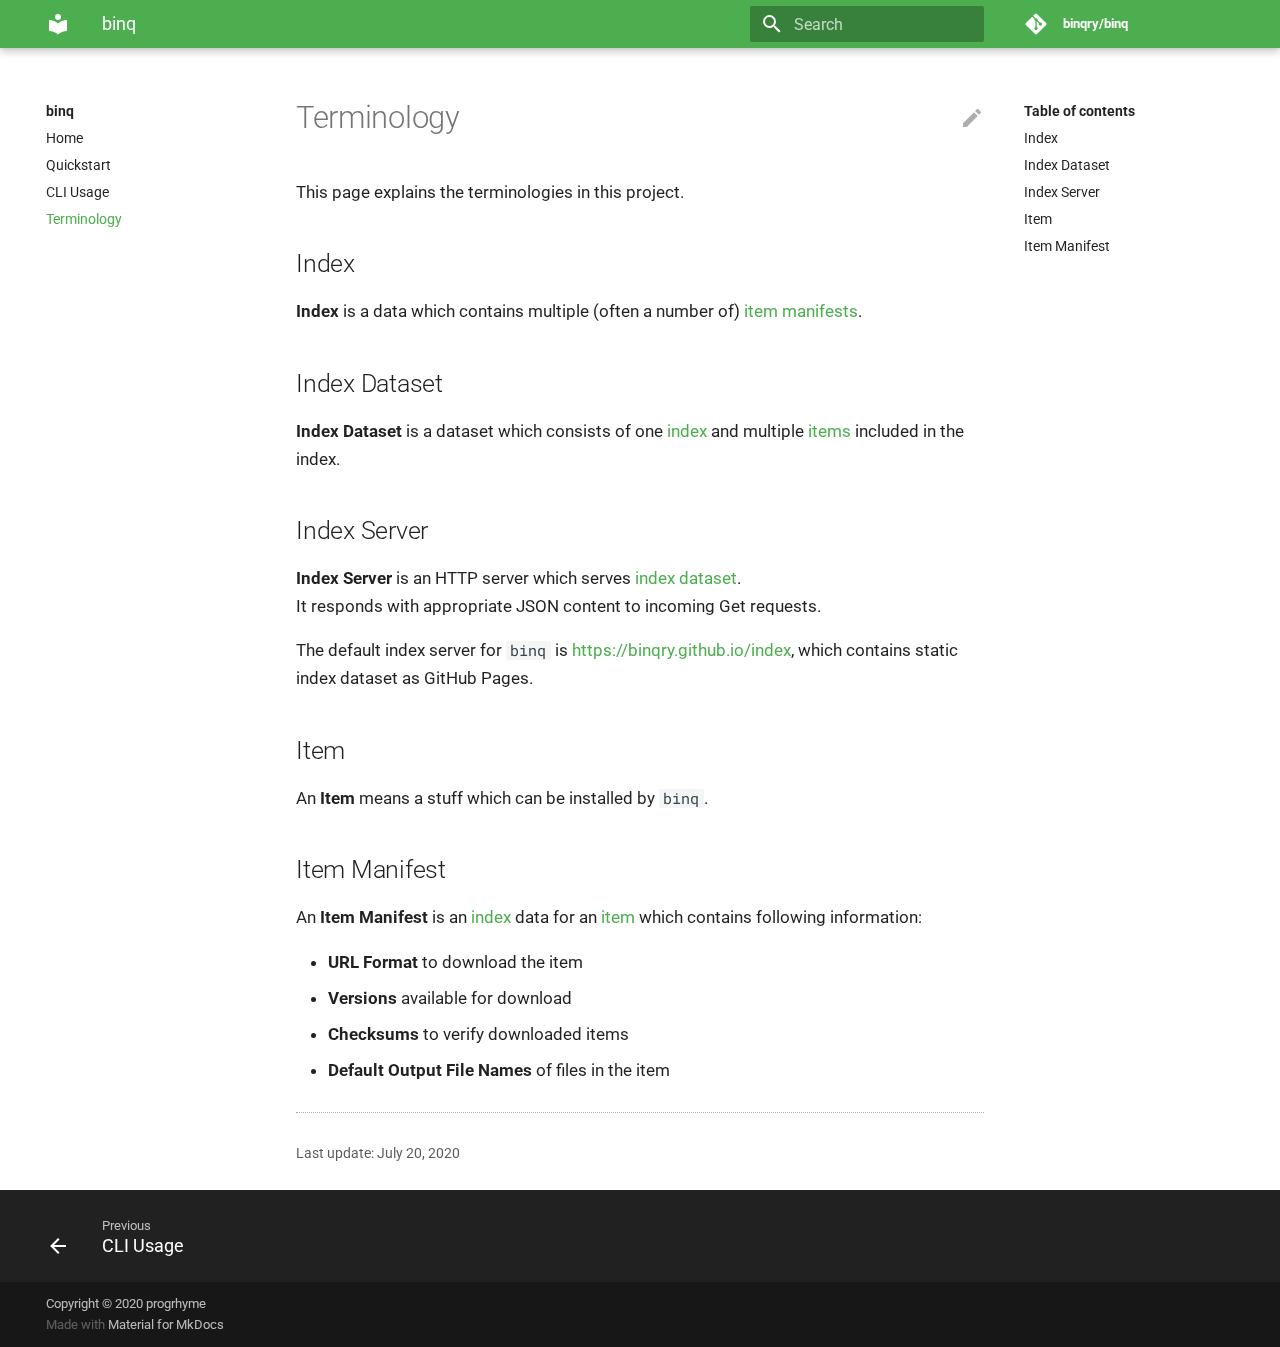
<file: terminology/index.html>
<!doctype html>
<html lang="en" class="no-js">
  <head>
    
      <meta charset="utf-8">
      <meta name="viewport" content="width=device-width,initial-scale=1">
      
        <meta name="description" content=""binq" is a light-weight software installer written in Golang.">
      
      
        <link rel="canonical" href="https://binqry.github.io/terminology/">
      
      
        <meta name="author" content="progrhyme">
      
      <link rel="shortcut icon" href="../assets/images/favicon.png">
      <meta name="generator" content="mkdocs-1.1.2, mkdocs-material-5.4.0">
    
    
      
        <title>Terminology - binq</title>
      
    
    
      <link rel="stylesheet" href="../assets/stylesheets/main.fe0cca5b.min.css">
      
        <link rel="stylesheet" href="../assets/stylesheets/palette.a46bcfb3.min.css">
      
      
        
        
        <meta name="theme-color" content="#4caf50">
      
    
    
    
      
        <link href="https://fonts.gstatic.com" rel="preconnect" crossorigin>
        <link rel="stylesheet" href="https://fonts.googleapis.com/css?family=Roboto:300,400,400i,700%7CRoboto+Mono&display=fallback">
        <style>body,input{font-family:"Roboto",-apple-system,BlinkMacSystemFont,Helvetica,Arial,sans-serif}code,kbd,pre{font-family:"Roboto Mono",SFMono-Regular,Consolas,Menlo,monospace}</style>
      
    
    
    
      <link rel="stylesheet" href="../stylesheets/extra.css">
    
    
      
    
    
  </head>
  
  
    
    
    
    <body dir="ltr" data-md-color-scheme="default" data-md-color-primary="green" data-md-color-accent="pink">
  
    
    <input class="md-toggle" data-md-toggle="drawer" type="checkbox" id="__drawer" autocomplete="off">
    <input class="md-toggle" data-md-toggle="search" type="checkbox" id="__search" autocomplete="off">
    <label class="md-overlay" for="__drawer"></label>
    <div data-md-component="skip">
      
        
        <a href="#terminology" class="md-skip">
          Skip to content
        </a>
      
    </div>
    <div data-md-component="announce">
      
    </div>
    
      <header class="md-header" data-md-component="header">
  <nav class="md-header-nav md-grid" aria-label="Header">
    <a href="https://binqry.github.io/" title="binq" class="md-header-nav__button md-logo" aria-label="binq">
      
  
  <svg xmlns="http://www.w3.org/2000/svg" viewBox="0 0 24 24"><path d="M12 8a3 3 0 003-3 3 3 0 00-3-3 3 3 0 00-3 3 3 3 0 003 3m0 3.54C9.64 9.35 6.5 8 3 8v11c3.5 0 6.64 1.35 9 3.54 2.36-2.19 5.5-3.54 9-3.54V8c-3.5 0-6.64 1.35-9 3.54z"/></svg>

    </a>
    <label class="md-header-nav__button md-icon" for="__drawer">
      <svg xmlns="http://www.w3.org/2000/svg" viewBox="0 0 24 24"><path d="M3 6h18v2H3V6m0 5h18v2H3v-2m0 5h18v2H3v-2z"/></svg>
    </label>
    <div class="md-header-nav__title" data-md-component="header-title">
      
        <div class="md-header-nav__ellipsis">
          <span class="md-header-nav__topic md-ellipsis">
            binq
          </span>
          <span class="md-header-nav__topic md-ellipsis">
            
              Terminology
            
          </span>
        </div>
      
    </div>
    
      <label class="md-header-nav__button md-icon" for="__search">
        <svg xmlns="http://www.w3.org/2000/svg" viewBox="0 0 24 24"><path d="M9.5 3A6.5 6.5 0 0116 9.5c0 1.61-.59 3.09-1.56 4.23l.27.27h.79l5 5-1.5 1.5-5-5v-.79l-.27-.27A6.516 6.516 0 019.5 16 6.5 6.5 0 013 9.5 6.5 6.5 0 019.5 3m0 2C7 5 5 7 5 9.5S7 14 9.5 14 14 12 14 9.5 12 5 9.5 5z"/></svg>
      </label>
      
<div class="md-search" data-md-component="search" role="dialog">
  <label class="md-search__overlay" for="__search"></label>
  <div class="md-search__inner" role="search">
    <form class="md-search__form" name="search">
      <input type="text" class="md-search__input" name="query" aria-label="Search" placeholder="Search" autocapitalize="off" autocorrect="off" autocomplete="off" spellcheck="false" data-md-component="search-query" data-md-state="active">
      <label class="md-search__icon md-icon" for="__search">
        <svg xmlns="http://www.w3.org/2000/svg" viewBox="0 0 24 24"><path d="M9.5 3A6.5 6.5 0 0116 9.5c0 1.61-.59 3.09-1.56 4.23l.27.27h.79l5 5-1.5 1.5-5-5v-.79l-.27-.27A6.516 6.516 0 019.5 16 6.5 6.5 0 013 9.5 6.5 6.5 0 019.5 3m0 2C7 5 5 7 5 9.5S7 14 9.5 14 14 12 14 9.5 12 5 9.5 5z"/></svg>
        <svg xmlns="http://www.w3.org/2000/svg" viewBox="0 0 24 24"><path d="M20 11v2H8l5.5 5.5-1.42 1.42L4.16 12l7.92-7.92L13.5 5.5 8 11h12z"/></svg>
      </label>
      <button type="reset" class="md-search__icon md-icon" aria-label="Clear" data-md-component="search-reset" tabindex="-1">
        <svg xmlns="http://www.w3.org/2000/svg" viewBox="0 0 24 24"><path d="M19 6.41L17.59 5 12 10.59 6.41 5 5 6.41 10.59 12 5 17.59 6.41 19 12 13.41 17.59 19 19 17.59 13.41 12 19 6.41z"/></svg>
      </button>
    </form>
    <div class="md-search__output">
      <div class="md-search__scrollwrap" data-md-scrollfix>
        <div class="md-search-result" data-md-component="search-result">
          <div class="md-search-result__meta">
            Initializing search
          </div>
          <ol class="md-search-result__list"></ol>
        </div>
      </div>
    </div>
  </div>
</div>
    
    
      <div class="md-header-nav__source">
        
<a href="https://github.com/binqry/binq/" title="Go to repository" class="md-source">
  <div class="md-source__icon md-icon">
    
    <svg xmlns="http://www.w3.org/2000/svg" viewBox="0 0 448 512"><path d="M439.55 236.05L244 40.45a28.87 28.87 0 00-40.81 0l-40.66 40.63 51.52 51.52c27.06-9.14 52.68 16.77 43.39 43.68l49.66 49.66c34.23-11.8 61.18 31 35.47 56.69-26.49 26.49-70.21-2.87-56-37.34L240.22 199v121.85c25.3 12.54 22.26 41.85 9.08 55a34.34 34.34 0 01-48.55 0c-17.57-17.6-11.07-46.91 11.25-56v-123c-20.8-8.51-24.6-30.74-18.64-45L142.57 101 8.45 235.14a28.86 28.86 0 000 40.81l195.61 195.6a28.86 28.86 0 0040.8 0l194.69-194.69a28.86 28.86 0 000-40.81z"/></svg>
  </div>
  <div class="md-source__repository">
    binqry/binq
  </div>
</a>
      </div>
    
  </nav>
</header>
    
    <div class="md-container" data-md-component="container">
      
        
      
      
        
      
      <main class="md-main" data-md-component="main">
        <div class="md-main__inner md-grid">
          
            
              <div class="md-sidebar md-sidebar--primary" data-md-component="navigation">
                <div class="md-sidebar__scrollwrap">
                  <div class="md-sidebar__inner">
                    <nav class="md-nav md-nav--primary" aria-label="Navigation" data-md-level="0">
  <label class="md-nav__title" for="__drawer">
    <a href="https://binqry.github.io/" title="binq" class="md-nav__button md-logo" aria-label="binq">
      
  
  <svg xmlns="http://www.w3.org/2000/svg" viewBox="0 0 24 24"><path d="M12 8a3 3 0 003-3 3 3 0 00-3-3 3 3 0 00-3 3 3 3 0 003 3m0 3.54C9.64 9.35 6.5 8 3 8v11c3.5 0 6.64 1.35 9 3.54 2.36-2.19 5.5-3.54 9-3.54V8c-3.5 0-6.64 1.35-9 3.54z"/></svg>

    </a>
    binq
  </label>
  
    <div class="md-nav__source">
      
<a href="https://github.com/binqry/binq/" title="Go to repository" class="md-source">
  <div class="md-source__icon md-icon">
    
    <svg xmlns="http://www.w3.org/2000/svg" viewBox="0 0 448 512"><path d="M439.55 236.05L244 40.45a28.87 28.87 0 00-40.81 0l-40.66 40.63 51.52 51.52c27.06-9.14 52.68 16.77 43.39 43.68l49.66 49.66c34.23-11.8 61.18 31 35.47 56.69-26.49 26.49-70.21-2.87-56-37.34L240.22 199v121.85c25.3 12.54 22.26 41.85 9.08 55a34.34 34.34 0 01-48.55 0c-17.57-17.6-11.07-46.91 11.25-56v-123c-20.8-8.51-24.6-30.74-18.64-45L142.57 101 8.45 235.14a28.86 28.86 0 000 40.81l195.61 195.6a28.86 28.86 0 0040.8 0l194.69-194.69a28.86 28.86 0 000-40.81z"/></svg>
  </div>
  <div class="md-source__repository">
    binqry/binq
  </div>
</a>
    </div>
  
  <ul class="md-nav__list" data-md-scrollfix>
    
      
      
      


  <li class="md-nav__item">
    <a href=".." title="Home" class="md-nav__link">
      Home
    </a>
  </li>

    
      
      
      


  <li class="md-nav__item">
    <a href="../quickstart/" title="Quickstart" class="md-nav__link">
      Quickstart
    </a>
  </li>

    
      
      
      


  <li class="md-nav__item">
    <a href="../cli-usage/" title="CLI Usage" class="md-nav__link">
      CLI Usage
    </a>
  </li>

    
      
      
      

  


  <li class="md-nav__item md-nav__item--active">
    
    <input class="md-nav__toggle md-toggle" data-md-toggle="toc" type="checkbox" id="__toc">
    
      
    
    
      <label class="md-nav__link md-nav__link--active" for="__toc">
        Terminology
        <span class="md-nav__icon md-icon">
          <svg xmlns="http://www.w3.org/2000/svg" viewBox="0 0 24 24"><path d="M3 9h14V7H3v2m0 4h14v-2H3v2m0 4h14v-2H3v2m16 0h2v-2h-2v2m0-10v2h2V7h-2m0 6h2v-2h-2v2z"/></svg>
        </span>
      </label>
    
    <a href="./" title="Terminology" class="md-nav__link md-nav__link--active">
      Terminology
    </a>
    
      
<nav class="md-nav md-nav--secondary" aria-label="Table of contents">
  
  
    
  
  
    <label class="md-nav__title" for="__toc">
      <span class="md-nav__icon md-icon">
        <svg xmlns="http://www.w3.org/2000/svg" viewBox="0 0 24 24"><path d="M20 11v2H8l5.5 5.5-1.42 1.42L4.16 12l7.92-7.92L13.5 5.5 8 11h12z"/></svg>
      </span>
      Table of contents
    </label>
    <ul class="md-nav__list" data-md-scrollfix>
      
        <li class="md-nav__item">
  <a href="#index" class="md-nav__link">
    Index
  </a>
  
</li>
      
        <li class="md-nav__item">
  <a href="#index-dataset" class="md-nav__link">
    Index Dataset
  </a>
  
</li>
      
        <li class="md-nav__item">
  <a href="#index-server" class="md-nav__link">
    Index Server
  </a>
  
</li>
      
        <li class="md-nav__item">
  <a href="#item" class="md-nav__link">
    Item
  </a>
  
</li>
      
        <li class="md-nav__item">
  <a href="#item-manifest" class="md-nav__link">
    Item Manifest
  </a>
  
</li>
      
    </ul>
  
</nav>
    
  </li>

    
  </ul>
</nav>
                  </div>
                </div>
              </div>
            
            
              <div class="md-sidebar md-sidebar--secondary" data-md-component="toc">
                <div class="md-sidebar__scrollwrap">
                  <div class="md-sidebar__inner">
                    
<nav class="md-nav md-nav--secondary" aria-label="Table of contents">
  
  
    
  
  
    <label class="md-nav__title" for="__toc">
      <span class="md-nav__icon md-icon">
        <svg xmlns="http://www.w3.org/2000/svg" viewBox="0 0 24 24"><path d="M20 11v2H8l5.5 5.5-1.42 1.42L4.16 12l7.92-7.92L13.5 5.5 8 11h12z"/></svg>
      </span>
      Table of contents
    </label>
    <ul class="md-nav__list" data-md-scrollfix>
      
        <li class="md-nav__item">
  <a href="#index" class="md-nav__link">
    Index
  </a>
  
</li>
      
        <li class="md-nav__item">
  <a href="#index-dataset" class="md-nav__link">
    Index Dataset
  </a>
  
</li>
      
        <li class="md-nav__item">
  <a href="#index-server" class="md-nav__link">
    Index Server
  </a>
  
</li>
      
        <li class="md-nav__item">
  <a href="#item" class="md-nav__link">
    Item
  </a>
  
</li>
      
        <li class="md-nav__item">
  <a href="#item-manifest" class="md-nav__link">
    Item Manifest
  </a>
  
</li>
      
    </ul>
  
</nav>
                  </div>
                </div>
              </div>
            
          
          <div class="md-content">
            <article class="md-content__inner md-typeset">
              
                
                  <a href="https://github.com/binqry/binqry.github.io/edit/source/docs/terminology.md" title="Edit this page" class="md-content__button md-icon">
                    <svg xmlns="http://www.w3.org/2000/svg" viewBox="0 0 24 24"><path d="M20.71 7.04c.39-.39.39-1.04 0-1.41l-2.34-2.34c-.37-.39-1.02-.39-1.41 0l-1.84 1.83 3.75 3.75M3 17.25V21h3.75L17.81 9.93l-3.75-3.75L3 17.25z"/></svg>
                  </a>
                
                
                  
                
                
                <h1 id="terminology">Terminology</h1>
<p>This page explains the terminologies in this project.</p>
<h2 id="index">Index</h2>
<p><strong>Index</strong> is a data which contains multiple (often a number of) <a href="#item-manifest">item manifests</a>.</p>
<h2 id="index-dataset">Index Dataset</h2>
<p><strong>Index Dataset</strong> is a dataset which consists of one <a href="#index">index</a> and multiple <a href="#item">items</a> included in
the index.</p>
<h2 id="index-server">Index Server</h2>
<p><strong>Index Server</strong> is an HTTP server which serves <a href="#index-dataset">index dataset</a>.<br />
It responds with appropriate JSON content to incoming Get requests.</p>
<p>The default index server for <code>binq</code> is <a href="https://binqry.github.io/index">https://binqry.github.io/index</a>,
which contains static index dataset as GitHub Pages.</p>
<h2 id="item">Item</h2>
<p>An <strong>Item</strong> means a stuff which can be installed by <code>binq</code>.</p>
<h2 id="item-manifest">Item Manifest</h2>
<p>An <strong>Item Manifest</strong> is an <a href="#index">index</a> data for an <a href="#item">item</a> which contains following information:</p>
<ul>
<li><strong>URL Format</strong> to download the item</li>
<li><strong>Versions</strong> available for download</li>
<li><strong>Checksums</strong> to verify downloaded items</li>
<li><strong>Default Output File Names</strong> of files in the item</li>
</ul>
                
                  
                    

<hr>
<div class="md-source-date">
  <small>
    
      Last update: <span class="git-revision-date-localized-plugin git-revision-date-localized-plugin-date">July 20, 2020</span>
    
  </small>
</div>
                  
                
              
              
                


              
            </article>
          </div>
        </div>
      </main>
      
        
<footer class="md-footer">
  
    <div class="md-footer-nav">
      <nav class="md-footer-nav__inner md-grid" aria-label="Footer">
        
          <a href="../cli-usage/" title="CLI Usage" class="md-footer-nav__link md-footer-nav__link--prev" rel="prev">
            <div class="md-footer-nav__button md-icon">
              <svg xmlns="http://www.w3.org/2000/svg" viewBox="0 0 24 24"><path d="M20 11v2H8l5.5 5.5-1.42 1.42L4.16 12l7.92-7.92L13.5 5.5 8 11h12z"/></svg>
            </div>
            <div class="md-footer-nav__title">
              <div class="md-ellipsis">
                <span class="md-footer-nav__direction">
                  Previous
                </span>
                CLI Usage
              </div>
            </div>
          </a>
        
        
      </nav>
    </div>
  
  <div class="md-footer-meta md-typeset">
    <div class="md-footer-meta__inner md-grid">
      <div class="md-footer-copyright">
        
          <div class="md-footer-copyright__highlight">
            Copyright &copy; 2020 progrhyme
          </div>
        
        Made with
        <a href="https://squidfunk.github.io/mkdocs-material/" target="_blank" rel="noopener">
          Material for MkDocs
        </a>
      </div>
      
    </div>
  </div>
</footer>
      
    </div>
    
      <script src="../assets/javascripts/vendor.d710d30a.min.js"></script>
      <script src="../assets/javascripts/bundle.b39636ac.min.js"></script><script id="__lang" type="application/json">{"clipboard.copy": "Copy to clipboard", "clipboard.copied": "Copied to clipboard", "search.config.lang": "en", "search.config.pipeline": "trimmer, stopWordFilter", "search.config.separator": "[\\s\\-]+", "search.result.placeholder": "Type to start searching", "search.result.none": "No matching documents", "search.result.one": "1 matching document", "search.result.other": "# matching documents"}</script>
      
      <script>
        app = initialize({
          base: "..",
          features: [],
          search: Object.assign({
            worker: "../assets/javascripts/worker/search.a68abb33.min.js"
          }, typeof search !== "undefined" && search)
        })
      </script>
      
    
  </body>
</html>
</file>
<file: stylesheets/extra.css>
.md-typeset {
  font-size: .86rem;
  line-height: 1.6;
}

.md-typeset table:not([class]) {
  font-size: .78rem;
}

.md-typeset .admonition, .md-typeset details {
  font-size: .72rem;
}
</file>
<file: assets/stylesheets/main.fe0cca5b.min.css>
html{box-sizing:border-box}*,*::before,*::after{box-sizing:inherit}html{-webkit-text-size-adjust:none;-moz-text-size-adjust:none;-ms-text-size-adjust:none;text-size-adjust:none}body{margin:0}hr{box-sizing:content-box;overflow:visible}a,button,label,input{-webkit-tap-highlight-color:transparent}a{color:inherit;text-decoration:none}small{font-size:80%}sub,sup{position:relative;font-size:80%;line-height:0;vertical-align:baseline}sub{bottom:-0.25em}sup{top:-0.5em}img{border-style:none}table{border-collapse:separate;border-spacing:0}td,th{font-weight:normal;vertical-align:top}button{margin:0;padding:0;font-size:inherit;background:transparent;border:0}input{border:0;outline:0}:root{--md-default-fg-color: hsla(0, 0%, 0%, 0.87);--md-default-fg-color--light: hsla(0, 0%, 0%, 0.54);--md-default-fg-color--lighter: hsla(0, 0%, 0%, 0.32);--md-default-fg-color--lightest: hsla(0, 0%, 0%, 0.07);--md-default-bg-color: hsla(0, 0%, 100%, 1);--md-default-bg-color--light: hsla(0, 0%, 100%, 0.7);--md-default-bg-color--lighter: hsla(0, 0%, 100%, 0.3);--md-default-bg-color--lightest: hsla(0, 0%, 100%, 0.12);--md-primary-fg-color: hsla(231, 48%, 48%, 1);--md-primary-fg-color--light: hsla(230, 44%, 64%, 1);--md-primary-fg-color--dark: hsla(232, 54%, 41%, 1);--md-primary-bg-color: hsla(0, 0%, 100%, 1);--md-primary-bg-color--light: hsla(0, 0%, 100%, 0.7);--md-accent-fg-color: hsla(231, 99%, 66%, 1);--md-accent-fg-color--transparent: hsla(231, 99%, 66%, 0.1);--md-accent-bg-color: hsla(0, 0%, 100%, 1);--md-accent-bg-color--light: hsla(0, 0%, 100%, 0.7)}:root>*{--md-code-bg-color: hsla(0, 0%, 96%, 1);--md-code-fg-color: hsla(200, 18%, 26%, 1);--md-text-color: var(--md-default-fg-color);--md-text-link-color: var(--md-primary-fg-color);--md-admonition-bg-color: var(--md-default-bg-color);--md-admonition-fg-color: var(--md-default-fg-color);--md-footer-bg-color: hsla(0, 0%, 0%, 0.87);--md-footer-bg-color--dark: hsla(0, 0%, 0%, 0.32);--md-footer-fg-color: hsla(0, 0%, 100%, 1);--md-footer-fg-color--light: hsla(0, 0%, 100%, 0.7);--md-footer-fg-color--lighter: hsla(0, 0%, 100%, 0.3)}.md-icon svg{display:block;width:1.2rem;height:1.2rem;margin:0 auto;fill:currentColor}body{-webkit-font-smoothing:antialiased;-moz-osx-font-smoothing:grayscale}body,input{color:var(--md-text-color);font-feature-settings:"kern","liga";font-family:-apple-system,BlinkMacSystemFont,Helvetica,Arial,sans-serif}code,pre,kbd{color:var(--md-text-color);font-feature-settings:"kern";font-family:SFMono-Regular,Consolas,Menlo,monospace}.md-typeset{font-size:.8rem;line-height:1.6;-webkit-print-color-adjust:exact;color-adjust:exact}.md-typeset p,.md-typeset ul,.md-typeset ol,.md-typeset blockquote{margin:1em 0}.md-typeset h1{margin:0 0 2rem;color:var(--md-default-fg-color--light);font-weight:300;font-size:1.5625rem;line-height:1.3;letter-spacing:-0.01em}.md-typeset h2{margin:2rem 0 .8rem;font-weight:300;font-size:1.25rem;line-height:1.4;letter-spacing:-0.01em}.md-typeset h3{margin:1.6rem 0 .8rem;font-weight:400;font-size:1rem;line-height:1.5;letter-spacing:-0.01em}.md-typeset h2+h3{margin-top:.8rem}.md-typeset h4{margin:.8rem 0;font-weight:700;font-size:.8rem;letter-spacing:-0.01em}.md-typeset h5,.md-typeset h6{margin:.8rem 0;color:var(--md-default-fg-color--light);font-weight:700;font-size:.64rem;letter-spacing:-0.01em}.md-typeset h5{text-transform:uppercase}.md-typeset hr{margin:1.5em 0;border-bottom:.05rem dotted var(--md-default-fg-color--lighter)}.md-typeset a{color:var(--md-text-link-color);word-break:break-word}.md-typeset a,.md-typeset a::before{transition:color 125ms}.md-typeset a:focus,.md-typeset a:hover{color:var(--md-accent-fg-color)}.md-typeset code,.md-typeset pre,.md-typeset kbd{color:var(--md-code-fg-color);direction:ltr}@media print{.md-typeset code,.md-typeset pre,.md-typeset kbd{white-space:pre-wrap}}.md-typeset code{padding:0 .2941176471em;font-size:.85em;word-break:break-word;background-color:var(--md-code-bg-color);border-radius:.1rem;-webkit-box-decoration-break:clone;box-decoration-break:clone}.md-typeset h1 code,.md-typeset h2 code,.md-typeset h3 code,.md-typeset h4 code,.md-typeset h5 code,.md-typeset h6 code{margin:initial;padding:initial;background-color:transparent;box-shadow:none}.md-typeset a>code{color:currentColor}.md-typeset pre{position:relative;margin:1em 0;line-height:1.4}.md-typeset pre>code{display:block;margin:0;padding:.525rem 1.1764705882em;overflow:auto;word-break:normal;box-shadow:none;-webkit-box-decoration-break:slice;box-decoration-break:slice;touch-action:auto;scrollbar-width:thin;scrollbar-color:var(--md-default-fg-color--lighter) transparent}.md-typeset pre>code:hover{scrollbar-color:var(--md-accent-fg-color) transparent}.md-typeset pre>code::-webkit-scrollbar{width:.2rem;height:.2rem}.md-typeset pre>code::-webkit-scrollbar-thumb{background-color:var(--md-default-fg-color--lighter)}.md-typeset pre>code::-webkit-scrollbar-thumb:hover{background-color:var(--md-accent-fg-color)}@media screen and (max-width: 44.9375em){.md-typeset>pre{margin:1em -0.8rem}.md-typeset>pre code{border-radius:0}}.md-typeset kbd{display:inline-block;padding:0 .6666666667em;font-size:.75em;line-height:1.5;vertical-align:text-top;word-break:break-word;border-radius:.1rem;box-shadow:0 .1rem 0 .05rem var(--md-default-fg-color--lighter),0 .1rem 0 var(--md-default-fg-color--lighter),inset 0 -0.1rem .2rem var(--md-default-bg-color)}.md-typeset mark{padding:0 .25em;word-break:break-word;background-color:rgba(255,235,59,.5);border-radius:.1rem;-webkit-box-decoration-break:clone;box-decoration-break:clone}.md-typeset abbr{text-decoration:none;border-bottom:.05rem dotted var(--md-default-fg-color--light);cursor:help}.md-typeset small{opacity:.75}.md-typeset sup,.md-typeset sub{margin-left:.078125em}[dir=rtl] .md-typeset sup,[dir=rtl] .md-typeset sub{margin-right:.078125em;margin-left:initial}.md-typeset blockquote{padding-left:.6rem;color:var(--md-default-fg-color--light);border-left:.2rem solid var(--md-default-fg-color--lighter)}[dir=rtl] .md-typeset blockquote{padding-right:.6rem;padding-left:initial;border-right:.2rem solid var(--md-default-fg-color--lighter);border-left:initial}.md-typeset ul{list-style-type:disc}.md-typeset ul,.md-typeset ol{margin-left:.625em;padding:0}[dir=rtl] .md-typeset ul,[dir=rtl] .md-typeset ol{margin-right:.625em;margin-left:initial}.md-typeset ul ol,.md-typeset ol ol{list-style-type:lower-alpha}.md-typeset ul ol ol,.md-typeset ol ol ol{list-style-type:lower-roman}.md-typeset ul li,.md-typeset ol li{margin-bottom:.5em;margin-left:1.25em}[dir=rtl] .md-typeset ul li,[dir=rtl] .md-typeset ol li{margin-right:1.25em;margin-left:initial}.md-typeset ul li p,.md-typeset ul li blockquote,.md-typeset ol li p,.md-typeset ol li blockquote{margin:.5em 0}.md-typeset ul li:last-child,.md-typeset ol li:last-child{margin-bottom:0}.md-typeset ul li ul,.md-typeset ul li ol,.md-typeset ol li ul,.md-typeset ol li ol{margin:.5em 0 .5em .625em}[dir=rtl] .md-typeset ul li ul,[dir=rtl] .md-typeset ul li ol,[dir=rtl] .md-typeset ol li ul,[dir=rtl] .md-typeset ol li ol{margin-right:.625em;margin-left:initial}.md-typeset dd{margin:1em 0 1em 1.875em}[dir=rtl] .md-typeset dd{margin-right:1.875em;margin-left:initial}.md-typeset img,.md-typeset svg{max-width:100%;height:auto}.md-typeset iframe{max-width:100%}.md-typeset table:not([class]){display:inline-block;max-width:100%;overflow:auto;font-size:.64rem;background:var(--md-default-bg-color);border-radius:.1rem;box-shadow:0 .2rem .5rem rgba(0,0,0,.05),0 0 .05rem rgba(0,0,0,.1);touch-action:auto}.md-typeset table:not([class])+*{margin-top:1.5em}.md-typeset table:not([class]) th:not([align]),.md-typeset table:not([class]) td:not([align]){text-align:left}[dir=rtl] .md-typeset table:not([class]) th:not([align]),[dir=rtl] .md-typeset table:not([class]) td:not([align]){text-align:right}.md-typeset table:not([class]) th{min-width:5rem;padding:.6rem .8rem;color:var(--md-default-bg-color);vertical-align:top;background-color:var(--md-default-fg-color--light)}.md-typeset table:not([class]) th a{color:inherit}.md-typeset table:not([class]) td{padding:.6rem .8rem;vertical-align:top;border-top:.05rem solid var(--md-default-fg-color--lightest)}.md-typeset table:not([class]) tr{transition:background-color 125ms}.md-typeset table:not([class]) tr:hover{background-color:rgba(0,0,0,.035);box-shadow:0 .05rem 0 var(--md-default-bg-color) inset}.md-typeset table:not([class]) tr:first-child td{border-top:0}.md-typeset table:not([class]) a{word-break:normal}.md-typeset__scrollwrap{margin:1em -0.8rem;overflow-x:auto;touch-action:auto}.md-typeset__table{display:inline-block;margin-bottom:.5em;padding:0 .8rem}.md-typeset__table table{display:table;width:100%;margin:0;overflow:hidden}html{height:100%;overflow-x:hidden;font-size:125%}@media screen and (min-width: 100em){html{font-size:137.5%}}@media screen and (min-width: 125em){html{font-size:150%}}body{position:relative;display:flex;flex-direction:column;width:100%;min-height:100%;font-size:.5rem;background-color:var(--md-default-bg-color)}@media screen and (max-width: 59.9375em){body[data-md-state=lock]{position:fixed}}@media print{body{display:block}}hr{display:block;height:.05rem;padding:0;border:0}.md-grid{max-width:61rem;margin-right:auto;margin-left:auto}.md-container{display:flex;flex-direction:column;flex-grow:1}@media print{.md-container{display:block}}.md-main{flex-grow:1}.md-main__inner{display:flex;height:100%;margin-top:1.5rem}.md-ellipsis{display:block;overflow:hidden;white-space:nowrap;text-overflow:ellipsis}.md-toggle{display:none}.md-overlay{position:fixed;top:0;z-index:3;width:0;height:0;background-color:rgba(0,0,0,.54);opacity:0;transition:width 0ms 250ms,height 0ms 250ms,opacity 250ms}@media screen and (max-width: 76.1875em){[data-md-toggle=drawer]:checked~.md-overlay{width:100%;height:100%;opacity:1;transition:width 0ms,height 0ms,opacity 250ms}}.md-skip{position:fixed;z-index:-1;margin:.5rem;padding:.3rem .5rem;color:var(--md-default-bg-color);font-size:.64rem;background-color:var(--md-default-fg-color);border-radius:.1rem;transform:translateY(0.4rem);opacity:0}.md-skip:focus{z-index:10;transform:translateY(0);opacity:1;transition:transform 250ms cubic-bezier(0.4, 0, 0.2, 1),opacity 175ms 75ms}@page{margin:25mm}.md-announce{overflow:auto;background-color:var(--md-default-fg-color)}.md-announce__inner{margin:.6rem auto;padding:0 .8rem;color:var(--md-default-bg-color);font-size:.7rem}@media print{.md-announce{display:none}}.md-typeset .md-button{display:inline-block;padding:.625em 2em;color:var(--md-primary-fg-color);font-weight:700;border:.1rem solid currentColor;border-radius:.1rem;transition:color 125ms,background-color 125ms,border-color 125ms}.md-typeset .md-button--primary{color:var(--md-primary-bg-color);background-color:var(--md-primary-fg-color);border-color:var(--md-primary-fg-color)}.md-typeset .md-button:focus,.md-typeset .md-button:hover{color:var(--md-accent-bg-color);background-color:var(--md-accent-fg-color);border-color:var(--md-accent-fg-color)}.md-clipboard{position:absolute;top:.4rem;right:.5em;z-index:1;width:1.5em;height:1.5em;color:var(--md-default-fg-color--lightest);border-radius:.1rem;cursor:pointer;transition:color 125ms}@media print{.md-clipboard{display:none}}.md-clipboard svg{width:1.125em;height:1.125em}pre:hover .md-clipboard{color:var(--md-default-fg-color--light)}pre .md-clipboard:focus,pre .md-clipboard:hover{color:var(--md-accent-fg-color)}.md-content{flex:1;max-width:100%}@media screen and (min-width: 60em)and (max-width: 76.1875em){.md-content{max-width:calc(100% - 12.1rem)}}@media screen and (min-width: 76.25em){.md-content{max-width:calc(100% - 12.1rem * 2)}}.md-content__inner{margin:0 .8rem 1.2rem;padding-top:.6rem}@media screen and (min-width: 76.25em){.md-content__inner{margin-right:1.2rem;margin-left:1.2rem}}.md-content__inner::before{display:block;height:.4rem;content:""}.md-content__inner>:last-child{margin-bottom:0}.md-content__button{float:right;margin:.4rem 0;margin-left:.4rem;padding:0}[dir=rtl] .md-content__button{float:left;margin-right:.4rem;margin-left:initial}[dir=rtl] .md-content__button svg{transform:scaleX(-1)}.md-typeset .md-content__button{color:var(--md-default-fg-color--lighter)}.md-content__button svg{display:inline;vertical-align:top}@media print{.md-content__button{display:none}}.md-dialog{box-shadow:0 2px 2px 0 rgba(0,0,0,.14),0 1px 5px 0 rgba(0,0,0,.12),0 3px 1px -2px rgba(0,0,0,.2);position:fixed;right:.8rem;bottom:.8rem;left:initial;z-index:2;display:block;min-width:11.1rem;padding:.4rem .6rem;color:var(--md-default-bg-color);font-size:.7rem;background:var(--md-default-fg-color);border:none;border-radius:.1rem;transform:translateY(100%);opacity:0;transition:transform 0ms 400ms,opacity 400ms}[dir=rtl] .md-dialog{right:initial;left:.8rem}.md-dialog[data-md-state=open]{transform:translateY(0);opacity:1;transition:transform 400ms cubic-bezier(0.075, 0.85, 0.175, 1),opacity 400ms}@media print{.md-dialog{display:none}}.md-header{position:-webkit-sticky;position:sticky;top:0;right:0;left:0;z-index:2;height:2.4rem;color:var(--md-primary-bg-color);background-color:var(--md-primary-fg-color);box-shadow:0 0 .2rem rgba(0,0,0,0),0 .2rem .4rem rgba(0,0,0,0);transition:color 250ms,background-color 250ms}.no-js .md-header{box-shadow:none;transition:none}.md-header[data-md-state=shadow]{box-shadow:0 0 .2rem rgba(0,0,0,.1),0 .2rem .4rem rgba(0,0,0,.2);transition:color 250ms,background-color 250ms,box-shadow 250ms}@media print{.md-header{display:none}}.md-header-nav{display:flex;padding:0 .2rem}.md-header-nav__button{position:relative;z-index:1;display:block;margin:.2rem;padding:.4rem;cursor:pointer;transition:opacity 250ms}[dir=rtl] .md-header-nav__button svg{transform:scaleX(-1)}.md-header-nav__button:focus,.md-header-nav__button:hover{opacity:.7}.md-header-nav__button.md-logo{margin:.2rem;padding:.4rem}.md-header-nav__button.md-logo img,.md-header-nav__button.md-logo svg{display:block;width:1.2rem;height:1.2rem;fill:currentColor}.no-js .md-header-nav__button[for=__search]{display:none}@media screen and (min-width: 60em){.md-header-nav__button[for=__search]{display:none}}@media screen and (max-width: 76.1875em){.md-header-nav__button.md-logo{display:none}}@media screen and (min-width: 76.25em){.md-header-nav__button[for=__drawer]{display:none}}.md-header-nav__topic{position:absolute;width:100%;transition:transform 400ms cubic-bezier(0.1, 0.7, 0.1, 1),opacity 150ms}.md-header-nav__topic+.md-header-nav__topic{z-index:-1;transform:translateX(1.25rem);opacity:0;transition:transform 400ms cubic-bezier(1, 0.7, 0.1, 0.1),opacity 150ms;pointer-events:none}[dir=rtl] .md-header-nav__topic+.md-header-nav__topic{transform:translateX(-1.25rem)}.no-js .md-header-nav__topic{position:initial}.no-js .md-header-nav__topic+.md-header-nav__topic{display:none}.md-header-nav__title{flex-grow:1;padding:0 1rem;font-size:.9rem;line-height:2.4rem}.md-header-nav__title[data-md-state=active] .md-header-nav__topic{z-index:-1;transform:translateX(-1.25rem);opacity:0;transition:transform 400ms cubic-bezier(1, 0.7, 0.1, 0.1),opacity 150ms;pointer-events:none}[dir=rtl] .md-header-nav__title[data-md-state=active] .md-header-nav__topic{transform:translateX(1.25rem)}.md-header-nav__title[data-md-state=active] .md-header-nav__topic+.md-header-nav__topic{z-index:0;transform:translateX(0);opacity:1;transition:transform 400ms cubic-bezier(0.1, 0.7, 0.1, 1),opacity 150ms;pointer-events:initial}.md-header-nav__title>.md-header-nav__ellipsis{position:relative;width:100%;height:100%}.md-header-nav__source{display:none}@media screen and (min-width: 60em){.md-header-nav__source{display:block;width:11.7rem;max-width:11.7rem;margin-left:1rem}[dir=rtl] .md-header-nav__source{margin-right:1rem;margin-left:initial}}@media screen and (min-width: 76.25em){.md-header-nav__source{margin-left:1.4rem}[dir=rtl] .md-header-nav__source{margin-right:1.4rem}}.md-hero{overflow:hidden;color:var(--md-primary-bg-color);font-size:1rem;background-color:var(--md-primary-fg-color);transition:background 250ms}.md-hero__inner{margin-top:1rem;padding:.8rem .8rem .4rem;transition:transform 400ms cubic-bezier(0.1, 0.7, 0.1, 1),opacity 250ms;transition-delay:100ms}@media screen and (max-width: 76.1875em){.md-hero__inner{margin-top:2.4rem;margin-bottom:1.2rem}}[data-md-state=hidden] .md-hero__inner{transform:translateY(0.625rem);opacity:0;transition:transform 0ms 400ms,opacity 100ms 0ms;pointer-events:none}.md-hero--expand .md-hero__inner{margin-bottom:1.2rem}.md-footer{color:var(--md-footer-fg-color);background-color:var(--md-footer-bg-color)}@media print{.md-footer{display:none}}.md-footer-nav__inner{padding:.2rem;overflow:auto}.md-footer-nav__link{display:flex;padding-top:1.4rem;padding-bottom:.4rem;transition:opacity 250ms}@media screen and (min-width: 45em){.md-footer-nav__link{width:50%}}.md-footer-nav__link:focus,.md-footer-nav__link:hover{opacity:.7}.md-footer-nav__link--prev{float:left;width:25%}[dir=rtl] .md-footer-nav__link--prev{float:right}[dir=rtl] .md-footer-nav__link--prev svg{transform:scaleX(-1)}@media screen and (max-width: 44.9375em){.md-footer-nav__link--prev .md-footer-nav__title{display:none}}.md-footer-nav__link--next{float:right;width:75%;text-align:right}[dir=rtl] .md-footer-nav__link--next{float:left;text-align:left}[dir=rtl] .md-footer-nav__link--next svg{transform:scaleX(-1)}.md-footer-nav__title{position:relative;flex-grow:1;max-width:calc(100% - 2.4rem);padding:0 1rem;font-size:.9rem;line-height:2.4rem}.md-footer-nav__button{margin:.2rem;padding:.4rem}.md-footer-nav__direction{position:absolute;right:0;left:0;margin-top:-1rem;padding:0 1rem;font-size:.64rem;opacity:.7}.md-footer-meta{background-color:var(--md-footer-bg-color--dark)}.md-footer-meta__inner{display:flex;flex-wrap:wrap;justify-content:space-between;padding:.2rem}html .md-footer-meta.md-typeset a{color:var(--md-footer-fg-color--light)}html .md-footer-meta.md-typeset a:focus,html .md-footer-meta.md-typeset a:hover{color:var(--md-footer-fg-color)}.md-footer-copyright{width:100%;margin:auto .6rem;padding:.4rem 0;color:var(--md-footer-fg-color--lighter);font-size:.64rem}@media screen and (min-width: 45em){.md-footer-copyright{width:auto}}.md-footer-copyright__highlight{color:var(--md-footer-fg-color--light)}.md-footer-social{margin:0 .4rem;padding:.2rem 0 .6rem}@media screen and (min-width: 45em){.md-footer-social{padding:.6rem 0}}.md-footer-social__link{display:inline-block;width:1.6rem;height:1.6rem;text-align:center}.md-footer-social__link::before{line-height:1.9}.md-footer-social__link svg{max-height:.8rem;vertical-align:-25%;fill:currentColor}.md-nav{font-size:.7rem;line-height:1.3}.md-nav__title{display:block;padding:0 .6rem;overflow:hidden;font-weight:700;text-overflow:ellipsis}.md-nav__title .md-nav__button{display:none}.md-nav__title .md-nav__button img{width:100%;height:auto}.md-nav__title .md-nav__button.md-logo img,.md-nav__title .md-nav__button.md-logo svg{display:block;width:2.4rem;height:2.4rem}.md-nav__title .md-nav__button.md-logo svg{fill:currentColor}.md-nav__list{margin:0;padding:0;list-style:none}.md-nav__item{padding:0 .6rem}.md-nav__item:last-child{padding-bottom:.6rem}.md-nav__item .md-nav__item{padding-right:0}[dir=rtl] .md-nav__item .md-nav__item{padding-right:.6rem;padding-left:0}.md-nav__item .md-nav__item:last-child{padding-bottom:0}.md-nav__link{display:block;margin-top:.625em;overflow:hidden;text-overflow:ellipsis;cursor:pointer;transition:color 125ms;scroll-snap-align:start}html .md-nav__link[for=__toc]{display:none}html .md-nav__link[for=__toc]~.md-nav{display:none}.md-nav__link[data-md-state=blur]{color:var(--md-default-fg-color--lighter)}.md-nav__item .md-nav__link--active{color:var(--md-text-link-color)}.md-nav__item--nested>.md-nav__link{color:inherit}.md-nav__link:focus,.md-nav__link:hover{color:var(--md-accent-fg-color)}.md-nav__source{display:none}@media screen and (max-width: 76.1875em){.md-nav{background-color:var(--md-default-bg-color)}.md-nav--primary,.md-nav--primary .md-nav{position:absolute;top:0;right:0;left:0;z-index:1;display:flex;flex-direction:column;height:100%}.md-nav--primary .md-nav__title,.md-nav--primary .md-nav__item{font-size:.8rem;line-height:1.5}.md-nav--primary .md-nav__title{position:relative;height:5.6rem;padding:3rem .8rem .2rem;color:var(--md-default-fg-color--light);font-weight:400;line-height:2.4rem;white-space:nowrap;background-color:var(--md-default-fg-color--lightest);cursor:pointer}.md-nav--primary .md-nav__title .md-nav__icon{position:absolute;top:.4rem;left:.4rem;display:block;width:1.2rem;height:1.2rem;margin:.2rem}[dir=rtl] .md-nav--primary .md-nav__title .md-nav__icon{right:.4rem;left:initial}.md-nav--primary .md-nav__title~.md-nav__list{overflow-y:auto;background-color:var(--md-default-bg-color);box-shadow:inset 0 .05rem 0 var(--md-default-fg-color--lightest);-webkit-scroll-snap-type:y mandatory;-ms-scroll-snap-type:y mandatory;scroll-snap-type:y mandatory;touch-action:pan-y}.md-nav--primary .md-nav__title~.md-nav__list>.md-nav__item:first-child{border-top:0}.md-nav--primary .md-nav__title[for=__drawer]{position:relative;color:var(--md-primary-bg-color);background-color:var(--md-primary-fg-color)}.md-nav--primary .md-nav__title[for=__drawer] .md-nav__button{position:absolute;top:.2rem;left:.2rem;display:block;margin:.2rem;padding:.4rem;font-size:2.4rem}html [dir=rtl] .md-nav--primary .md-nav__title[for=__drawer] .md-nav__button{right:.2rem;left:initial}.md-nav--primary .md-nav__list{flex:1}.md-nav--primary .md-nav__item{padding:0;border-top:.05rem solid var(--md-default-fg-color--lightest)}[dir=rtl] .md-nav--primary .md-nav__item{padding:0}.md-nav--primary .md-nav__item--nested>.md-nav__link{padding-right:2.4rem}[dir=rtl] .md-nav--primary .md-nav__item--nested>.md-nav__link{padding-right:.8rem;padding-left:2.4rem}.md-nav--primary .md-nav__item--active>.md-nav__link{color:var(--md-text-link-color)}.md-nav--primary .md-nav__item--active>.md-nav__link:focus,.md-nav--primary .md-nav__item--active>.md-nav__link:hover{color:var(--md-accent-fg-color)}.md-nav--primary .md-nav__link{position:relative;margin-top:0;padding:.6rem .8rem}.md-nav--primary .md-nav__link .md-nav__icon{position:absolute;top:50%;right:.6rem;margin-top:-0.6rem;color:inherit;font-size:1.2rem}[dir=rtl] .md-nav--primary .md-nav__link .md-nav__icon{right:initial;left:.6rem}[dir=rtl] .md-nav--primary .md-nav__icon svg{transform:scale(-1)}.md-nav--primary .md-nav--secondary .md-nav__link{position:static}.md-nav--primary .md-nav--secondary .md-nav{position:static;background-color:transparent}.md-nav--primary .md-nav--secondary .md-nav .md-nav__link{padding-left:1.4rem}[dir=rtl] .md-nav--primary .md-nav--secondary .md-nav .md-nav__link{padding-right:1.4rem;padding-left:initial}.md-nav--primary .md-nav--secondary .md-nav .md-nav .md-nav__link{padding-left:2rem}[dir=rtl] .md-nav--primary .md-nav--secondary .md-nav .md-nav .md-nav__link{padding-right:2rem;padding-left:initial}.md-nav--primary .md-nav--secondary .md-nav .md-nav .md-nav .md-nav__link{padding-left:2.6rem}[dir=rtl] .md-nav--primary .md-nav--secondary .md-nav .md-nav .md-nav .md-nav__link{padding-right:2.6rem;padding-left:initial}.md-nav--primary .md-nav--secondary .md-nav .md-nav .md-nav .md-nav .md-nav__link{padding-left:3.2rem}[dir=rtl] .md-nav--primary .md-nav--secondary .md-nav .md-nav .md-nav .md-nav .md-nav__link{padding-right:3.2rem;padding-left:initial}.md-nav__toggle~.md-nav{display:flex;transform:translateX(100%);opacity:0;transition:transform 250ms cubic-bezier(0.8, 0, 0.6, 1),opacity 125ms 50ms}[dir=rtl] .md-nav__toggle~.md-nav{transform:translateX(-100%)}.md-nav__toggle:checked~.md-nav{transform:translateX(0);opacity:1;transition:transform 250ms cubic-bezier(0.4, 0, 0.2, 1),opacity 125ms 125ms}.md-nav__toggle:checked~.md-nav>.md-nav__list{-webkit-backface-visibility:hidden;backface-visibility:hidden}}@media screen and (max-width: 59.9375em){html .md-nav__link[for=__toc]{display:block;padding-right:2.4rem}html .md-nav__link[for=__toc]+.md-nav__link{display:none}html .md-nav__link[for=__toc]~.md-nav{display:flex}html [dir=rtl] .md-nav__link{padding-right:.8rem;padding-left:2.4rem}.md-nav__source{display:block;padding:0 .2rem;color:var(--md-primary-bg-color);background-color:var(--md-primary-fg-color--dark)}}@media screen and (min-width: 60em){.md-nav--secondary .md-nav__title[for=__toc]{scroll-snap-align:start}.md-nav--secondary .md-nav__title .md-nav__icon{display:none}}@media screen and (min-width: 76.25em){.md-nav{transition:max-height 250ms cubic-bezier(0.86, 0, 0.07, 1)}.md-nav--primary .md-nav__title[for=__drawer]{scroll-snap-align:start}.md-nav--primary .md-nav__title .md-nav__icon{display:none}.md-nav__toggle~.md-nav{display:none}.md-nav__toggle:checked~.md-nav{display:block}.md-nav__item--nested>.md-nav>.md-nav__title{display:none}.md-nav__icon{float:right;height:.9rem;transition:transform 250ms}[dir=rtl] .md-nav__icon{float:left;transform:rotate(180deg)}.md-nav__icon svg{display:inline-block;width:.9rem;height:.9rem;vertical-align:-0.1rem}.md-nav__item--nested .md-nav__toggle:checked~.md-nav__link .md-nav__icon{transform:rotate(90deg)}}.md-search{position:relative}.no-js .md-search{display:none}@media screen and (min-width: 60em){.md-search{padding:.2rem 0}}.md-search__overlay{z-index:1;opacity:0}@media screen and (max-width: 59.9375em){.md-search__overlay{position:absolute;top:.2rem;left:-2.2rem;width:2rem;height:2rem;overflow:hidden;background-color:var(--md-default-bg-color);border-radius:1rem;transform-origin:center;transition:transform 300ms 100ms,opacity 200ms 200ms;pointer-events:none}[dir=rtl] .md-search__overlay{right:-2.2rem;left:initial}[data-md-toggle=search]:checked~.md-header .md-search__overlay{opacity:1;transition:transform 400ms,opacity 100ms}}@media screen and (max-width: 29.9375em){[data-md-toggle=search]:checked~.md-header .md-search__overlay{transform:scale(45)}}@media screen and (min-width: 30em)and (max-width: 44.9375em){[data-md-toggle=search]:checked~.md-header .md-search__overlay{transform:scale(60)}}@media screen and (min-width: 45em)and (max-width: 59.9375em){[data-md-toggle=search]:checked~.md-header .md-search__overlay{transform:scale(75)}}@media screen and (min-width: 60em){.md-search__overlay{position:fixed;top:0;left:0;width:0;height:0;background-color:rgba(0,0,0,.54);cursor:pointer;transition:width 0ms 250ms,height 0ms 250ms,opacity 250ms}[dir=rtl] .md-search__overlay{right:0;left:initial}[data-md-toggle=search]:checked~.md-header .md-search__overlay{width:100%;height:100%;opacity:1;transition:width 0ms,height 0ms,opacity 250ms}}.md-search__inner{-webkit-backface-visibility:hidden;backface-visibility:hidden}@media screen and (max-width: 59.9375em){.md-search__inner{position:fixed;top:0;left:100%;z-index:2;width:100%;height:100%;transform:translateX(5%);opacity:0;transition:right 0ms 300ms,left 0ms 300ms,transform 150ms 150ms cubic-bezier(0.4, 0, 0.2, 1),opacity 150ms 150ms}[data-md-toggle=search]:checked~.md-header .md-search__inner{left:0;transform:translateX(0);opacity:1;transition:right 0ms 0ms,left 0ms 0ms,transform 150ms 150ms cubic-bezier(0.1, 0.7, 0.1, 1),opacity 150ms 150ms}[dir=rtl] [data-md-toggle=search]:checked~.md-header .md-search__inner{right:0;left:initial}html [dir=rtl] .md-search__inner{right:100%;left:initial;transform:translateX(-5%)}}@media screen and (min-width: 60em){.md-search__inner{position:relative;float:right;width:11.7rem;padding:.1rem 0;transition:width 250ms cubic-bezier(0.1, 0.7, 0.1, 1)}[dir=rtl] .md-search__inner{float:left}}@media screen and (min-width: 60em)and (max-width: 76.1875em){[data-md-toggle=search]:checked~.md-header .md-search__inner{width:23.4rem}}@media screen and (min-width: 76.25em){[data-md-toggle=search]:checked~.md-header .md-search__inner{width:34.4rem}}.md-search__form{position:relative}@media screen and (min-width: 60em){.md-search__form{border-radius:.1rem}}.md-search__input{position:relative;z-index:2;padding:0 2.2rem 0 3.6rem;text-overflow:ellipsis;background-color:var(--md-default-bg-color);transition:color 250ms,background-color 250ms}[dir=rtl] .md-search__input{padding:0 3.6rem 0 2.2rem}.md-search__input::-webkit-input-placeholder{-webkit-transition:color 250ms;transition:color 250ms}.md-search__input::-moz-placeholder{-moz-transition:color 250ms;transition:color 250ms}.md-search__input::-ms-input-placeholder{-ms-transition:color 250ms;transition:color 250ms}.md-search__input::placeholder{transition:color 250ms}.md-search__input::-webkit-input-placeholder{color:var(--md-default-fg-color--light)}.md-search__input::-moz-placeholder{color:var(--md-default-fg-color--light)}.md-search__input::-ms-input-placeholder{color:var(--md-default-fg-color--light)}.md-search__input~.md-search__icon,.md-search__input::placeholder{color:var(--md-default-fg-color--light)}.md-search__input::-ms-clear{display:none}@media screen and (max-width: 59.9375em){.md-search__input{width:100%;height:2.4rem;font-size:.9rem}}@media screen and (min-width: 60em){.md-search__input{width:100%;height:1.8rem;padding-left:2.2rem;color:inherit;font-size:.8rem;background-color:rgba(0,0,0,.26);border-radius:.1rem}[dir=rtl] .md-search__input{padding-right:2.2rem}.md-search__input+.md-search__icon{color:var(--md-primary-bg-color)}.md-search__input::-webkit-input-placeholder{color:var(--md-primary-bg-color--light)}.md-search__input::-moz-placeholder{color:var(--md-primary-bg-color--light)}.md-search__input::-ms-input-placeholder{color:var(--md-primary-bg-color--light)}.md-search__input::placeholder{color:var(--md-primary-bg-color--light)}.md-search__input:hover{background-color:rgba(255,255,255,.12)}[data-md-toggle=search]:checked~.md-header .md-search__input{color:var(--md-default-fg-color);text-overflow:clip;background-color:var(--md-default-bg-color);border-radius:.1rem .1rem 0 0}[data-md-toggle=search]:checked~.md-header .md-search__input::-webkit-input-placeholder{color:var(--md-default-fg-color--light)}[data-md-toggle=search]:checked~.md-header .md-search__input::-moz-placeholder{color:var(--md-default-fg-color--light)}[data-md-toggle=search]:checked~.md-header .md-search__input::-ms-input-placeholder{color:var(--md-default-fg-color--light)}[data-md-toggle=search]:checked~.md-header .md-search__input+.md-search__icon,[data-md-toggle=search]:checked~.md-header .md-search__input::placeholder{color:var(--md-default-fg-color--light)}}.md-search__icon{position:absolute;z-index:2;width:1.2rem;height:1.2rem;cursor:pointer;transition:color 250ms,opacity 250ms}.md-search__icon:hover{opacity:.7}.md-search__icon[for=__search]{top:.3rem;left:.5rem}[dir=rtl] .md-search__icon[for=__search]{right:.5rem;left:initial}[dir=rtl] .md-search__icon[for=__search] svg{transform:scaleX(-1)}@media screen and (max-width: 59.9375em){.md-search__icon[for=__search]{top:.6rem;left:.8rem}[dir=rtl] .md-search__icon[for=__search]{right:.8rem;left:initial}.md-search__icon[for=__search] svg:first-child{display:none}}@media screen and (min-width: 60em){.md-search__icon[for=__search]{pointer-events:none}.md-search__icon[for=__search] svg:last-child{display:none}}.md-search__icon[type=reset]{top:.3rem;right:.5rem;transform:scale(0.75);opacity:0;transition:transform 150ms cubic-bezier(0.1, 0.7, 0.1, 1),opacity 150ms;pointer-events:none}[dir=rtl] .md-search__icon[type=reset]{right:initial;left:.5rem}@media screen and (max-width: 59.9375em){.md-search__icon[type=reset]{top:.6rem;right:.8rem}[dir=rtl] .md-search__icon[type=reset]{right:initial;left:.8rem}}[data-md-toggle=search]:checked~.md-header .md-search__input:not(:-moz-placeholder-shown)~.md-search__icon[type=reset]{transform:scale(1);opacity:1;pointer-events:initial}[data-md-toggle=search]:checked~.md-header .md-search__input:not(:placeholder-shown)~.md-search__icon[type=reset]{transform:scale(1);opacity:1;pointer-events:initial}[data-md-toggle=search]:checked~.md-header .md-search__input:not(:-moz-placeholder-shown)~.md-search__icon[type=reset]:hover{opacity:.7}[data-md-toggle=search]:checked~.md-header .md-search__input:not(:placeholder-shown)~.md-search__icon[type=reset]:hover{opacity:.7}.md-search__output{position:absolute;z-index:1;width:100%;overflow:hidden;border-radius:0 0 .1rem .1rem}@media screen and (max-width: 59.9375em){.md-search__output{top:2.4rem;bottom:0}}@media screen and (min-width: 60em){.md-search__output{top:1.9rem;opacity:0;transition:opacity 400ms}[data-md-toggle=search]:checked~.md-header .md-search__output{box-shadow:0 6px 10px 0 rgba(0,0,0,.14),0 1px 18px 0 rgba(0,0,0,.12),0 3px 5px -1px rgba(0,0,0,.4);opacity:1}}.md-search__scrollwrap{height:100%;overflow-y:auto;background-color:var(--md-default-bg-color);-webkit-backface-visibility:hidden;backface-visibility:hidden;-webkit-scroll-snap-type:y mandatory;-ms-scroll-snap-type:y mandatory;scroll-snap-type:y mandatory;touch-action:pan-y}@media(-webkit-max-device-pixel-ratio: 1), (max-resolution: 1dppx){.md-search__scrollwrap{transform:translateZ(0)}}@media screen and (min-width: 60em)and (max-width: 76.1875em){.md-search__scrollwrap{width:23.4rem}}@media screen and (min-width: 76.25em){.md-search__scrollwrap{width:34.4rem}}@media screen and (min-width: 60em){.md-search__scrollwrap{max-height:0;scrollbar-width:thin;scrollbar-color:var(--md-default-fg-color--lighter) transparent}[data-md-toggle=search]:checked~.md-header .md-search__scrollwrap{max-height:75vh}.md-search__scrollwrap:hover{scrollbar-color:var(--md-accent-fg-color) transparent}.md-search__scrollwrap::-webkit-scrollbar{width:.2rem;height:.2rem}.md-search__scrollwrap::-webkit-scrollbar-thumb{background-color:var(--md-default-fg-color--lighter)}.md-search__scrollwrap::-webkit-scrollbar-thumb:hover{background-color:var(--md-accent-fg-color)}}.md-search-result{color:var(--md-default-fg-color);word-break:break-word}.md-search-result__meta{padding:0 .8rem;color:var(--md-default-fg-color--light);font-size:.64rem;line-height:1.8rem;background-color:var(--md-default-fg-color--lightest);scroll-snap-align:start}@media screen and (min-width: 60em){.md-search-result__meta{padding-left:2.2rem}[dir=rtl] .md-search-result__meta{padding-right:2.2rem;padding-left:initial}}.md-search-result__list{margin:0;padding:0;list-style:none}.md-search-result__item{box-shadow:0 -0.05rem 0 var(--md-default-fg-color--lightest)}.md-search-result__item:first-child{box-shadow:none}.md-search-result__link{display:block;outline:0;transition:background 250ms;scroll-snap-align:start}.md-search-result__link:focus,.md-search-result__link:hover{background-color:var(--md-accent-fg-color--transparent)}.md-search-result__link:focus .md-search-result__article::before,.md-search-result__link:hover .md-search-result__article::before{opacity:.7}.md-search-result__link:last-child .md-search-result__teaser{margin-bottom:.6rem}.md-search-result__article{position:relative;padding:0 .8rem;overflow:hidden}@media screen and (min-width: 60em){.md-search-result__article{padding-left:2.2rem}[dir=rtl] .md-search-result__article{padding-right:2.2rem;padding-left:.8rem}}.md-search-result__article--document .md-search-result__title{margin:.55rem 0;font-weight:400;font-size:.8rem;line-height:1.4}.md-search-result__icon{position:absolute;left:0;margin:.1rem;padding:.4rem;color:var(--md-default-fg-color--light)}[dir=rtl] .md-search-result__icon{right:0;left:initial}[dir=rtl] .md-search-result__icon svg{transform:scaleX(-1)}@media screen and (max-width: 59.9375em){.md-search-result__icon{display:none}}.md-search-result__title{margin:.5em 0;font-weight:700;font-size:.64rem;line-height:1.4}.md-search-result__teaser{display:-webkit-box;max-height:1.65rem;margin:.5em 0;overflow:hidden;color:var(--md-default-fg-color--light);font-size:.64rem;line-height:1.4;text-overflow:ellipsis;-webkit-box-orient:vertical;-webkit-line-clamp:2}@media screen and (max-width: 44.9375em){.md-search-result__teaser{max-height:2.5rem;-webkit-line-clamp:3}}@media screen and (min-width: 60em)and (max-width: 76.1875em){.md-search-result__teaser{max-height:2.5rem;-webkit-line-clamp:3}}.md-search-result em{font-weight:700;font-style:normal;text-decoration:underline}@-webkit-keyframes md-sidebar__scrollwrap--hack{0%,99%{-webkit-scroll-snap-type:none;scroll-snap-type:none}100%{-webkit-scroll-snap-type:y mandatory;scroll-snap-type:y mandatory}}@keyframes md-sidebar__scrollwrap--hack{0%,99%{-webkit-scroll-snap-type:none;-ms-scroll-snap-type:none;scroll-snap-type:none}100%{-webkit-scroll-snap-type:y mandatory;-ms-scroll-snap-type:y mandatory;scroll-snap-type:y mandatory}}.md-sidebar{position:-webkit-sticky;position:sticky;top:2.4rem;align-self:flex-start;width:12.1rem;padding:1.2rem 0;overflow:hidden}@media print{.md-sidebar{display:none}}@media screen and (max-width: 76.1875em){.md-sidebar--primary{position:fixed;top:0;left:-12.1rem;z-index:3;width:12.1rem;height:100%;background-color:var(--md-default-bg-color);transform:translateX(0);transition:transform 250ms cubic-bezier(0.4, 0, 0.2, 1),box-shadow 250ms}[dir=rtl] .md-sidebar--primary{right:-12.1rem;left:initial}[data-md-toggle=drawer]:checked~.md-container .md-sidebar--primary{box-shadow:0 8px 10px 1px rgba(0,0,0,.14),0 3px 14px 2px rgba(0,0,0,.12),0 5px 5px -3px rgba(0,0,0,.4);transform:translateX(12.1rem)}[dir=rtl] [data-md-toggle=drawer]:checked~.md-container .md-sidebar--primary{transform:translateX(-12.1rem)}.md-sidebar--primary .md-sidebar__scrollwrap{overflow:hidden}}.md-sidebar--secondary{display:none;order:2}@media screen and (min-width: 60em){.md-sidebar--secondary{display:block}.md-sidebar--secondary .md-sidebar__scrollwrap{touch-action:pan-y}}.md-sidebar__scrollwrap{max-height:100%;margin:0 .2rem;overflow-y:auto;-webkit-backface-visibility:hidden;backface-visibility:hidden;scrollbar-width:thin;scrollbar-color:var(--md-default-fg-color--lighter) transparent}.js .md-sidebar__scrollwrap{-webkit-animation:md-sidebar__scrollwrap--hack 400ms forwards;animation:md-sidebar__scrollwrap--hack 400ms forwards}@media screen and (max-width: 76.1875em){.md-sidebar--primary .md-sidebar__scrollwrap{position:absolute;top:0;right:0;bottom:0;left:0;margin:0;-webkit-scroll-snap-type:none;-ms-scroll-snap-type:none;scroll-snap-type:none}}.md-sidebar__scrollwrap:hover{scrollbar-color:var(--md-accent-fg-color) transparent}.md-sidebar__scrollwrap::-webkit-scrollbar{width:.2rem;height:.2rem}.md-sidebar__scrollwrap::-webkit-scrollbar-thumb{background-color:var(--md-default-fg-color--lighter)}.md-sidebar__scrollwrap::-webkit-scrollbar-thumb:hover{background-color:var(--md-accent-fg-color)}@-webkit-keyframes md-source__facts--done{0%{height:0}100%{height:.65rem}}@keyframes md-source__facts--done{0%{height:0}100%{height:.65rem}}@-webkit-keyframes md-source__fact--done{0%{transform:translateY(100%);opacity:0}50%{opacity:0}100%{transform:translateY(0%);opacity:1}}@keyframes md-source__fact--done{0%{transform:translateY(100%);opacity:0}50%{opacity:0}100%{transform:translateY(0%);opacity:1}}.md-source{display:block;font-size:.65rem;line-height:1.2;white-space:nowrap;-webkit-backface-visibility:hidden;backface-visibility:hidden;transition:opacity 250ms}.md-source:hover{opacity:.7}.md-source__icon{display:inline-block;width:2.4rem;height:2.4rem;vertical-align:middle}.md-source__icon svg{margin-top:.6rem;margin-left:.6rem}[dir=rtl] .md-source__icon svg{margin-right:.6rem;margin-left:initial}.md-source__icon+.md-source__repository{margin-left:-2rem;padding-left:2rem}[dir=rtl] .md-source__icon+.md-source__repository{margin-right:-2rem;margin-left:initial;padding-right:2rem;padding-left:initial}.md-source__repository{display:inline-block;max-width:calc(100% - 1.2rem);margin-left:.6rem;overflow:hidden;font-weight:700;text-overflow:ellipsis;vertical-align:middle}.md-source__facts{margin:0;padding:0;overflow:hidden;font-weight:700;font-size:.55rem;list-style-type:none;opacity:.75}[data-md-state=done] .md-source__facts{-webkit-animation:md-source__facts--done 250ms ease-in;animation:md-source__facts--done 250ms ease-in}.md-source__fact{float:left}[dir=rtl] .md-source__fact{float:right}[data-md-state=done] .md-source__fact{-webkit-animation:md-source__fact--done 400ms ease-out;animation:md-source__fact--done 400ms ease-out}.md-source__fact::before{margin:0 .1rem;content:"·"}.md-source__fact:first-child::before{display:none}.md-tabs{width:100%;overflow:auto;color:var(--md-primary-bg-color);background-color:var(--md-primary-fg-color);transition:background 250ms}.no-js .md-tabs{transition:none}@media screen and (max-width: 76.1875em){.md-tabs{display:none}}@media print{.md-tabs{display:none}}.md-tabs__list{margin:0;margin-left:.2rem;padding:0;white-space:nowrap;list-style:none;contain:content}[dir=rtl] .md-tabs__list{margin-right:.2rem;margin-left:initial}.md-tabs__item{display:inline-block;height:2.4rem;padding-right:.6rem;padding-left:.6rem}.md-tabs__link{display:block;margin-top:.8rem;font-size:.7rem;opacity:.7;transition:transform 400ms cubic-bezier(0.1, 0.7, 0.1, 1),opacity 250ms}.no-js .md-tabs__link{transition:none}.md-tabs__link--active,.md-tabs__link:hover{color:inherit;opacity:1}.md-tabs__item:nth-child(2) .md-tabs__link{transition-delay:20ms}.md-tabs__item:nth-child(3) .md-tabs__link{transition-delay:40ms}.md-tabs__item:nth-child(4) .md-tabs__link{transition-delay:60ms}.md-tabs__item:nth-child(5) .md-tabs__link{transition-delay:80ms}.md-tabs__item:nth-child(6) .md-tabs__link{transition-delay:100ms}.md-tabs__item:nth-child(7) .md-tabs__link{transition-delay:120ms}.md-tabs__item:nth-child(8) .md-tabs__link{transition-delay:140ms}.md-tabs__item:nth-child(9) .md-tabs__link{transition-delay:160ms}.md-tabs__item:nth-child(10) .md-tabs__link{transition-delay:180ms}.md-tabs__item:nth-child(11) .md-tabs__link{transition-delay:200ms}.md-tabs__item:nth-child(12) .md-tabs__link{transition-delay:220ms}.md-tabs__item:nth-child(13) .md-tabs__link{transition-delay:240ms}.md-tabs__item:nth-child(14) .md-tabs__link{transition-delay:260ms}.md-tabs__item:nth-child(15) .md-tabs__link{transition-delay:280ms}.md-tabs__item:nth-child(16) .md-tabs__link{transition-delay:300ms}.md-tabs[data-md-state=hidden]{pointer-events:none}.md-tabs[data-md-state=hidden] .md-tabs__link{transform:translateY(50%);opacity:0;transition:color 250ms,transform 0ms 400ms,opacity 100ms}@media screen and (min-width: 76.25em){.md-tabs~.md-main .md-nav--primary>.md-nav__list>.md-nav__item--nested{display:none}.md-tabs--active~.md-main .md-nav--primary .md-nav__title{display:block;padding:0 .6rem;pointer-events:none;scroll-snap-align:start}.md-tabs--active~.md-main .md-nav--primary .md-nav__title[for=__drawer]{display:none}.md-tabs--active~.md-main .md-nav--primary>.md-nav__list>.md-nav__item{display:none}.md-tabs--active~.md-main .md-nav--primary>.md-nav__list>.md-nav__item--active{display:block;padding:0}.md-tabs--active~.md-main .md-nav--primary>.md-nav__list>.md-nav__item--active>.md-nav__link{display:none}.md-tabs--active~.md-main .md-nav[data-md-level="1"]{display:block}.md-tabs--active~.md-main .md-nav[data-md-level="1"]>.md-nav__list>.md-nav__item{padding:0 .6rem}.md-tabs--active~.md-main .md-nav[data-md-level="1"] .md-nav .md-nav__title{display:none}}:root{--md-admonition-icon--note: url('data:image/svg+xml;charset=utf-8,<svg xmlns="http://www.w3.org/2000/svg" viewBox="0 0 24 24"><path d="M20.71 7.04c.39-.39.39-1.04 0-1.41l-2.34-2.34c-.37-.39-1.02-.39-1.41 0l-1.84 1.83 3.75 3.75M3 17.25V21h3.75L17.81 9.93l-3.75-3.75L3 17.25z"/></svg>');--md-admonition-icon--abstract: url('data:image/svg+xml;charset=utf-8,<svg xmlns="http://www.w3.org/2000/svg" viewBox="0 0 24 24"><path d="M4 5h16v2H4V5m0 4h16v2H4V9m0 4h16v2H4v-2m0 4h10v2H4v-2z"/></svg>');--md-admonition-icon--info: url('data:image/svg+xml;charset=utf-8,<svg xmlns="http://www.w3.org/2000/svg" viewBox="0 0 24 24"><path d="M13 9h-2V7h2m0 10h-2v-6h2m-1-9A10 10 0 002 12a10 10 0 0010 10 10 10 0 0010-10A10 10 0 0012 2z"/></svg>');--md-admonition-icon--tip: url('data:image/svg+xml;charset=utf-8,<svg xmlns="http://www.w3.org/2000/svg" viewBox="0 0 24 24"><path d="M17.55 11.2c-.23-.3-.5-.56-.76-.82-.65-.6-1.4-1.03-2.03-1.66C13.3 7.26 13 4.85 13.91 3c-.91.23-1.75.75-2.45 1.32-2.54 2.08-3.54 5.75-2.34 8.9.04.1.08.2.08.33 0 .22-.15.42-.35.5-.22.1-.46.04-.64-.12a.83.83 0 01-.15-.17c-1.1-1.43-1.28-3.48-.53-5.12C5.89 10 5 12.3 5.14 14.47c.04.5.1 1 .27 1.5.14.6.4 1.2.72 1.73 1.04 1.73 2.87 2.97 4.84 3.22 2.1.27 4.35-.12 5.96-1.6 1.8-1.66 2.45-4.32 1.5-6.6l-.13-.26c-.2-.46-.47-.87-.8-1.25l.05-.01m-3.1 6.3c-.28.24-.73.5-1.08.6-1.1.4-2.2-.16-2.87-.82 1.19-.28 1.89-1.16 2.09-2.05.17-.8-.14-1.46-.27-2.23-.12-.74-.1-1.37.18-2.06.17.38.37.76.6 1.06.76 1 1.95 1.44 2.2 2.8.04.14.06.28.06.43.03.82-.32 1.72-.92 2.27h.01z"/></svg>');--md-admonition-icon--success: url('data:image/svg+xml;charset=utf-8,<svg xmlns="http://www.w3.org/2000/svg" viewBox="0 0 24 24"><path d="M12 2C6.5 2 2 6.5 2 12s4.5 10 10 10 10-4.5 10-10S17.5 2 12 2m-2 15l-5-5 1.41-1.41L10 14.17l7.59-7.59L19 8l-9 9z"/></svg>');--md-admonition-icon--question: url('data:image/svg+xml;charset=utf-8,<svg xmlns="http://www.w3.org/2000/svg" viewBox="0 0 24 24"><path d="M15.07 11.25l-.9.92C13.45 12.89 13 13.5 13 15h-2v-.5c0-1.11.45-2.11 1.17-2.83l1.24-1.26c.37-.36.59-.86.59-1.41a2 2 0 00-2-2 2 2 0 00-2 2H8a4 4 0 014-4 4 4 0 014 4 3.2 3.2 0 01-.93 2.25M13 19h-2v-2h2M12 2A10 10 0 002 12a10 10 0 0010 10 10 10 0 0010-10c0-5.53-4.5-10-10-10z"/></svg>');--md-admonition-icon--warning: url('data:image/svg+xml;charset=utf-8,<svg xmlns="http://www.w3.org/2000/svg" viewBox="0 0 24 24"><path d="M13 14h-2v-4h2m0 8h-2v-2h2M1 21h22L12 2 1 21z"/></svg>');--md-admonition-icon--failure: url('data:image/svg+xml;charset=utf-8,<svg xmlns="http://www.w3.org/2000/svg" viewBox="0 0 24 24"><path d="M12 2c5.53 0 10 4.47 10 10s-4.47 10-10 10S2 17.53 2 12 6.47 2 12 2m3.59 5L12 10.59 8.41 7 7 8.41 10.59 12 7 15.59 8.41 17 12 13.41 15.59 17 17 15.59 13.41 12 17 8.41 15.59 7z"/></svg>');--md-admonition-icon--danger: url('data:image/svg+xml;charset=utf-8,<svg xmlns="http://www.w3.org/2000/svg" viewBox="0 0 24 24"><path d="M11.5 20l4.86-9.73H13V4l-5 9.73h3.5V20M12 2c2.75 0 5.1 1 7.05 2.95C21 6.9 22 9.25 22 12s-1 5.1-2.95 7.05C17.1 21 14.75 22 12 22s-5.1-1-7.05-2.95C3 17.1 2 14.75 2 12s1-5.1 2.95-7.05C6.9 3 9.25 2 12 2z"/></svg>');--md-admonition-icon--bug: url('data:image/svg+xml;charset=utf-8,<svg xmlns="http://www.w3.org/2000/svg" viewBox="0 0 24 24"><path d="M14 12h-4v-2h4m0 6h-4v-2h4m6-6h-2.81a5.985 5.985 0 00-1.82-1.96L17 4.41 15.59 3l-2.17 2.17a6.002 6.002 0 00-2.83 0L8.41 3 7 4.41l1.62 1.63C7.88 6.55 7.26 7.22 6.81 8H4v2h2.09c-.05.33-.09.66-.09 1v1H4v2h2v1c0 .34.04.67.09 1H4v2h2.81c1.04 1.79 2.97 3 5.19 3s4.15-1.21 5.19-3H20v-2h-2.09c.05-.33.09-.66.09-1v-1h2v-2h-2v-1c0-.34-.04-.67-.09-1H20V8z"/></svg>');--md-admonition-icon--example: url('data:image/svg+xml;charset=utf-8,<svg xmlns="http://www.w3.org/2000/svg" viewBox="0 0 24 24"><path d="M7 13v-2h14v2H7m0 6v-2h14v2H7M7 7V5h14v2H7M3 8V5H2V4h2v4H3m-1 9v-1h3v4H2v-1h2v-.5H3v-1h1V17H2m2.25-7a.75.75 0 01.75.75c0 .2-.08.39-.21.52L3.12 13H5v1H2v-.92L4 11H2v-1h2.25z"/></svg>');--md-admonition-icon--quote: url('data:image/svg+xml;charset=utf-8,<svg xmlns="http://www.w3.org/2000/svg" viewBox="0 0 24 24"><path d="M14 17h3l2-4V7h-6v6h3M6 17h3l2-4V7H5v6h3l-2 4z"/></svg>')}.md-typeset .admonition,.md-typeset details{margin:1.5625em 0;padding:0 .6rem;overflow:hidden;color:var(--md-admonition-fg-color);font-size:.64rem;page-break-inside:avoid;background-color:var(--md-admonition-bg-color);border-left:.2rem solid #448aff;border-radius:.1rem;box-shadow:0 .2rem .5rem rgba(0,0,0,.05),0 0 .05rem rgba(0,0,0,.1)}[dir=rtl] .md-typeset .admonition,[dir=rtl] .md-typeset details{border-right:.2rem solid #448aff;border-left:none}@media print{.md-typeset .admonition,.md-typeset details{box-shadow:none}}html .md-typeset .admonition>:last-child,html .md-typeset details>:last-child{margin-bottom:.6rem}.md-typeset .admonition .admonition,.md-typeset details .admonition,.md-typeset .admonition details,.md-typeset details details{margin:1em 0}.md-typeset .admonition .md-typeset__scrollwrap,.md-typeset details .md-typeset__scrollwrap{margin:1em -0.6rem}.md-typeset .admonition .md-typeset__table,.md-typeset details .md-typeset__table{padding:0 .6rem}.md-typeset .admonition-title,.md-typeset summary{position:relative;margin:0 -0.6rem;padding:.4rem .6rem .4rem 2rem;font-weight:700;background-color:rgba(68,138,255,.1)}[dir=rtl] .md-typeset .admonition-title,[dir=rtl] .md-typeset summary{padding:.4rem 2rem .4rem .6rem}html .md-typeset .admonition-title:last-child,html .md-typeset summary:last-child{margin-bottom:0}.md-typeset .admonition-title::before,.md-typeset summary::before{position:absolute;left:.6rem;width:1rem;height:1rem;background-color:#448aff;-webkit-mask-image:var(--md-admonition-icon--note);mask-image:var(--md-admonition-icon--note);content:""}[dir=rtl] .md-typeset .admonition-title::before,[dir=rtl] .md-typeset summary::before{right:.6rem;left:initial}.md-typeset .admonition-title code,.md-typeset summary code{margin:initial;padding:initial;color:currentColor;background-color:transparent;border-radius:initial;box-shadow:none}.md-typeset .admonition.note,.md-typeset details.note{border-color:#448aff}.md-typeset .note>.admonition-title,.md-typeset .note>summary{background-color:rgba(68,138,255,.1)}.md-typeset .note>.admonition-title::before,.md-typeset .note>summary::before{background-color:#448aff;-webkit-mask-image:var(--md-admonition-icon--note);mask-image:var(--md-admonition-icon--note)}.md-typeset .admonition.abstract,.md-typeset details.abstract,.md-typeset .admonition.tldr,.md-typeset details.tldr,.md-typeset .admonition.summary,.md-typeset details.summary{border-color:#00b0ff}.md-typeset .abstract>.admonition-title,.md-typeset .abstract>summary,.md-typeset .tldr>.admonition-title,.md-typeset .tldr>summary,.md-typeset .summary>.admonition-title,.md-typeset .summary>summary{background-color:rgba(0,176,255,.1)}.md-typeset .abstract>.admonition-title::before,.md-typeset .abstract>summary::before,.md-typeset .tldr>.admonition-title::before,.md-typeset .tldr>summary::before,.md-typeset .summary>.admonition-title::before,.md-typeset .summary>summary::before{background-color:#00b0ff;-webkit-mask-image:var(--md-admonition-icon--abstract);mask-image:var(--md-admonition-icon--abstract)}.md-typeset .admonition.info,.md-typeset details.info,.md-typeset .admonition.todo,.md-typeset details.todo{border-color:#00b8d4}.md-typeset .info>.admonition-title,.md-typeset .info>summary,.md-typeset .todo>.admonition-title,.md-typeset .todo>summary{background-color:rgba(0,184,212,.1)}.md-typeset .info>.admonition-title::before,.md-typeset .info>summary::before,.md-typeset .todo>.admonition-title::before,.md-typeset .todo>summary::before{background-color:#00b8d4;-webkit-mask-image:var(--md-admonition-icon--info);mask-image:var(--md-admonition-icon--info)}.md-typeset .admonition.tip,.md-typeset details.tip,.md-typeset .admonition.important,.md-typeset details.important,.md-typeset .admonition.hint,.md-typeset details.hint{border-color:#00bfa5}.md-typeset .tip>.admonition-title,.md-typeset .tip>summary,.md-typeset .important>.admonition-title,.md-typeset .important>summary,.md-typeset .hint>.admonition-title,.md-typeset .hint>summary{background-color:rgba(0,191,165,.1)}.md-typeset .tip>.admonition-title::before,.md-typeset .tip>summary::before,.md-typeset .important>.admonition-title::before,.md-typeset .important>summary::before,.md-typeset .hint>.admonition-title::before,.md-typeset .hint>summary::before{background-color:#00bfa5;-webkit-mask-image:var(--md-admonition-icon--tip);mask-image:var(--md-admonition-icon--tip)}.md-typeset .admonition.success,.md-typeset details.success,.md-typeset .admonition.done,.md-typeset details.done,.md-typeset .admonition.check,.md-typeset details.check{border-color:#00c853}.md-typeset .success>.admonition-title,.md-typeset .success>summary,.md-typeset .done>.admonition-title,.md-typeset .done>summary,.md-typeset .check>.admonition-title,.md-typeset .check>summary{background-color:rgba(0,200,83,.1)}.md-typeset .success>.admonition-title::before,.md-typeset .success>summary::before,.md-typeset .done>.admonition-title::before,.md-typeset .done>summary::before,.md-typeset .check>.admonition-title::before,.md-typeset .check>summary::before{background-color:#00c853;-webkit-mask-image:var(--md-admonition-icon--success);mask-image:var(--md-admonition-icon--success)}.md-typeset .admonition.question,.md-typeset details.question,.md-typeset .admonition.faq,.md-typeset details.faq,.md-typeset .admonition.help,.md-typeset details.help{border-color:#64dd17}.md-typeset .question>.admonition-title,.md-typeset .question>summary,.md-typeset .faq>.admonition-title,.md-typeset .faq>summary,.md-typeset .help>.admonition-title,.md-typeset .help>summary{background-color:rgba(100,221,23,.1)}.md-typeset .question>.admonition-title::before,.md-typeset .question>summary::before,.md-typeset .faq>.admonition-title::before,.md-typeset .faq>summary::before,.md-typeset .help>.admonition-title::before,.md-typeset .help>summary::before{background-color:#64dd17;-webkit-mask-image:var(--md-admonition-icon--question);mask-image:var(--md-admonition-icon--question)}.md-typeset .admonition.warning,.md-typeset details.warning,.md-typeset .admonition.attention,.md-typeset details.attention,.md-typeset .admonition.caution,.md-typeset details.caution{border-color:#ff9100}.md-typeset .warning>.admonition-title,.md-typeset .warning>summary,.md-typeset .attention>.admonition-title,.md-typeset .attention>summary,.md-typeset .caution>.admonition-title,.md-typeset .caution>summary{background-color:rgba(255,145,0,.1)}.md-typeset .warning>.admonition-title::before,.md-typeset .warning>summary::before,.md-typeset .attention>.admonition-title::before,.md-typeset .attention>summary::before,.md-typeset .caution>.admonition-title::before,.md-typeset .caution>summary::before{background-color:#ff9100;-webkit-mask-image:var(--md-admonition-icon--warning);mask-image:var(--md-admonition-icon--warning)}.md-typeset .admonition.failure,.md-typeset details.failure,.md-typeset .admonition.missing,.md-typeset details.missing,.md-typeset .admonition.fail,.md-typeset details.fail{border-color:#ff5252}.md-typeset .failure>.admonition-title,.md-typeset .failure>summary,.md-typeset .missing>.admonition-title,.md-typeset .missing>summary,.md-typeset .fail>.admonition-title,.md-typeset .fail>summary{background-color:rgba(255,82,82,.1)}.md-typeset .failure>.admonition-title::before,.md-typeset .failure>summary::before,.md-typeset .missing>.admonition-title::before,.md-typeset .missing>summary::before,.md-typeset .fail>.admonition-title::before,.md-typeset .fail>summary::before{background-color:#ff5252;-webkit-mask-image:var(--md-admonition-icon--failure);mask-image:var(--md-admonition-icon--failure)}.md-typeset .admonition.danger,.md-typeset details.danger,.md-typeset .admonition.error,.md-typeset details.error{border-color:#ff1744}.md-typeset .danger>.admonition-title,.md-typeset .danger>summary,.md-typeset .error>.admonition-title,.md-typeset .error>summary{background-color:rgba(255,23,68,.1)}.md-typeset .danger>.admonition-title::before,.md-typeset .danger>summary::before,.md-typeset .error>.admonition-title::before,.md-typeset .error>summary::before{background-color:#ff1744;-webkit-mask-image:var(--md-admonition-icon--danger);mask-image:var(--md-admonition-icon--danger)}.md-typeset .admonition.bug,.md-typeset details.bug{border-color:#f50057}.md-typeset .bug>.admonition-title,.md-typeset .bug>summary{background-color:rgba(245,0,87,.1)}.md-typeset .bug>.admonition-title::before,.md-typeset .bug>summary::before{background-color:#f50057;-webkit-mask-image:var(--md-admonition-icon--bug);mask-image:var(--md-admonition-icon--bug)}.md-typeset .admonition.example,.md-typeset details.example{border-color:#651fff}.md-typeset .example>.admonition-title,.md-typeset .example>summary{background-color:rgba(101,31,255,.1)}.md-typeset .example>.admonition-title::before,.md-typeset .example>summary::before{background-color:#651fff;-webkit-mask-image:var(--md-admonition-icon--example);mask-image:var(--md-admonition-icon--example)}.md-typeset .admonition.quote,.md-typeset details.quote,.md-typeset .admonition.cite,.md-typeset details.cite{border-color:#9e9e9e}.md-typeset .quote>.admonition-title,.md-typeset .quote>summary,.md-typeset .cite>.admonition-title,.md-typeset .cite>summary{background-color:rgba(158,158,158,.1)}.md-typeset .quote>.admonition-title::before,.md-typeset .quote>summary::before,.md-typeset .cite>.admonition-title::before,.md-typeset .cite>summary::before{background-color:#9e9e9e;-webkit-mask-image:var(--md-admonition-icon--quote);mask-image:var(--md-admonition-icon--quote)}.codehilite .o,.highlight .o{color:inherit}.codehilite .ow,.highlight .ow{color:inherit}.codehilite .ge,.highlight .ge{color:#000}.codehilite .gr,.highlight .gr{color:#a00}.codehilite .gh,.highlight .gh{color:#999}.codehilite .go,.highlight .go{color:#888}.codehilite .gp,.highlight .gp{color:#555}.codehilite .gs,.highlight .gs{color:inherit}.codehilite .gu,.highlight .gu{color:#aaa}.codehilite .gt,.highlight .gt{color:#a00}.codehilite .gd,.highlight .gd{background-color:#fdd}.codehilite .gi,.highlight .gi{background-color:#dfd}.codehilite .k,.highlight .k{color:#3b78e7}.codehilite .kc,.highlight .kc{color:#a71d5d}.codehilite .kd,.highlight .kd{color:#3b78e7}.codehilite .kn,.highlight .kn{color:#3b78e7}.codehilite .kp,.highlight .kp{color:#a71d5d}.codehilite .kr,.highlight .kr{color:#3e61a2}.codehilite .kt,.highlight .kt{color:#3e61a2}.codehilite .c,.highlight .c{color:#999}.codehilite .cm,.highlight .cm{color:#999}.codehilite .cp,.highlight .cp{color:#666}.codehilite .c1,.highlight .c1{color:#999}.codehilite .ch,.highlight .ch{color:#999}.codehilite .cs,.highlight .cs{color:#999}.codehilite .na,.highlight .na{color:#c2185b}.codehilite .nb,.highlight .nb{color:#c2185b}.codehilite .bp,.highlight .bp{color:#3e61a2}.codehilite .nc,.highlight .nc{color:#c2185b}.codehilite .no,.highlight .no{color:#3e61a2}.codehilite .nd,.highlight .nd{color:#666}.codehilite .ni,.highlight .ni{color:#666}.codehilite .ne,.highlight .ne{color:#c2185b}.codehilite .nf,.highlight .nf{color:#c2185b}.codehilite .nl,.highlight .nl{color:#3b5179}.codehilite .nn,.highlight .nn{color:#ec407a}.codehilite .nt,.highlight .nt{color:#3b78e7}.codehilite .nv,.highlight .nv{color:#3e61a2}.codehilite .vc,.highlight .vc{color:#3e61a2}.codehilite .vg,.highlight .vg{color:#3e61a2}.codehilite .vi,.highlight .vi{color:#3e61a2}.codehilite .nx,.highlight .nx{color:#ec407a}.codehilite .m,.highlight .m{color:#e74c3c}.codehilite .mf,.highlight .mf{color:#e74c3c}.codehilite .mh,.highlight .mh{color:#e74c3c}.codehilite .mi,.highlight .mi{color:#e74c3c}.codehilite .il,.highlight .il{color:#e74c3c}.codehilite .mo,.highlight .mo{color:#e74c3c}.codehilite .s,.highlight .s{color:#0d904f}.codehilite .sb,.highlight .sb{color:#0d904f}.codehilite .sc,.highlight .sc{color:#0d904f}.codehilite .sd,.highlight .sd{color:#999}.codehilite .s2,.highlight .s2{color:#0d904f}.codehilite .se,.highlight .se{color:#183691}.codehilite .sh,.highlight .sh{color:#183691}.codehilite .si,.highlight .si{color:#183691}.codehilite .sx,.highlight .sx{color:#183691}.codehilite .sr,.highlight .sr{color:#009926}.codehilite .s1,.highlight .s1{color:#0d904f}.codehilite .ss,.highlight .ss{color:#0d904f}.codehilite .err,.highlight .err{color:#a61717}.codehilite .w,.highlight .w{color:transparent}.codehilite .hll,.highlight .hll{display:block;margin:0 -1.1764705882em;padding:0 1.1764705882em;background-color:rgba(255,235,59,.5)}.codehilitetable,.highlighttable{display:block;overflow:hidden}.codehilitetable tbody,.highlighttable tbody,.codehilitetable td,.highlighttable td{display:block;padding:0}.codehilitetable tr,.highlighttable tr{display:flex}.codehilitetable pre,.highlighttable pre{margin:0}.codehilitetable .linenos,.highlighttable .linenos{padding:.525rem 1.1764705882em;padding-right:0;font-size:.85em;background-color:var(--md-code-bg-color);-webkit-user-select:none;-moz-user-select:none;-ms-user-select:none;user-select:none}.codehilitetable .linenodiv,.highlighttable .linenodiv{padding-right:.5882352941em;box-shadow:inset -0.05rem 0 var(--md-default-fg-color--lightest)}.codehilitetable .linenodiv pre,.highlighttable .linenodiv pre{color:var(--md-default-fg-color--lighter);text-align:right}.codehilitetable .code,.highlighttable .code{flex:1;overflow:hidden}.md-typeset .codehilitetable,.md-typeset .highlighttable{margin:1em 0;direction:ltr;border-radius:.1rem}.md-typeset .codehilitetable code,.md-typeset .highlighttable code{border-radius:0}@media screen and (max-width: 44.9375em){.md-typeset>.codehilite,.md-typeset>.highlight{margin:1em -0.8rem}.md-typeset>.codehilite .hll,.md-typeset>.highlight .hll{margin:0 -0.8rem;padding:0 .8rem}.md-typeset>.codehilite code,.md-typeset>.highlight code{border-radius:0}.md-typeset>.codehilitetable,.md-typeset>.highlighttable{margin:1em -0.8rem;border-radius:0}.md-typeset>.codehilitetable .hll,.md-typeset>.highlighttable .hll{margin:0 -0.8rem;padding:0 .8rem}}:root{--md-footnotes-icon: url('data:image/svg+xml;charset=utf-8,<svg xmlns="http://www.w3.org/2000/svg" viewBox="0 0 24 24"><path d="M19 7v4H5.83l3.58-3.59L8 6l-6 6 6 6 1.41-1.42L5.83 13H21V7h-2z"/></svg>')}.md-typeset [id^="fnref:"]{display:inline-block}.md-typeset [id^="fnref:"]:target{margin-top:-3.8rem;padding-top:3.8rem;pointer-events:none}.md-typeset [id^="fn:"]::before{display:none;height:0;content:""}.md-typeset [id^="fn:"]:target::before{display:block;margin-top:-3.5rem;padding-top:3.5rem;pointer-events:none}.md-typeset .footnote{color:var(--md-default-fg-color--light);font-size:.64rem}.md-typeset .footnote ol{margin-left:0}.md-typeset .footnote li{transition:color 125ms}.md-typeset .footnote li:target{color:var(--md-default-fg-color)}.md-typeset .footnote li :first-child{margin-top:0}.md-typeset .footnote li:hover .footnote-backref,.md-typeset .footnote li:target .footnote-backref{transform:translateX(0);opacity:1}.md-typeset .footnote li:hover .footnote-backref:hover{color:var(--md-accent-fg-color)}.md-typeset .footnote-ref{display:inline-block;pointer-events:initial}.md-typeset .footnote-backref{display:inline-block;color:var(--md-text-link-color);font-size:0;vertical-align:text-bottom;transform:translateX(0.25rem);opacity:0;transition:color 250ms,transform 250ms 250ms,opacity 125ms 250ms}[dir=rtl] .md-typeset .footnote-backref{transform:translateX(-0.25rem)}.md-typeset .footnote-backref::before{display:inline-block;width:.8rem;height:.8rem;background-color:currentColor;-webkit-mask-image:var(--md-footnotes-icon);mask-image:var(--md-footnotes-icon);content:""}[dir=rtl] .md-typeset .footnote-backref::before svg{transform:scaleX(-1)}@media print{.md-typeset .footnote-backref{color:var(--md-text-link-color);transform:translateX(0);opacity:1}}.md-typeset .headerlink{display:inline-block;margin-left:.5rem;visibility:hidden;opacity:0;transition:color 250ms,visibility 0ms 500ms,opacity 125ms}[dir=rtl] .md-typeset .headerlink{margin-right:.5rem;margin-left:initial}html body .md-typeset .headerlink{color:var(--md-default-fg-color--lighter)}@media print{.md-typeset .headerlink{display:none}}.md-typeset :hover>.headerlink,.md-typeset :target>.headerlink,.md-typeset .headerlink:focus{visibility:visible;opacity:1;transition:color 250ms,visibility 0ms,opacity 125ms}.md-typeset :target>.headerlink,.md-typeset .headerlink:focus,.md-typeset .headerlink:hover{color:var(--md-accent-fg-color)}.md-typeset :target{scroll-margin-top:3.6rem}.md-typeset h3[id]:target,.md-typeset h2[id]:target,.md-typeset h1[id]:target{scroll-margin-top:initial}.md-typeset h3[id]::before,.md-typeset h2[id]::before,.md-typeset h1[id]::before{display:block;margin-top:-0.4rem;padding-top:.4rem;content:""}.md-typeset h3[id]:target::before,.md-typeset h2[id]:target::before,.md-typeset h1[id]:target::before{margin-top:-3.4rem;padding-top:3.4rem}.md-typeset h4[id]:target{scroll-margin-top:initial}.md-typeset h4[id]::before{display:block;margin-top:-0.45rem;padding-top:.45rem;content:""}.md-typeset h4[id]:target::before{margin-top:-3.45rem;padding-top:3.45rem}.md-typeset h6[id]:target,.md-typeset h5[id]:target{scroll-margin-top:initial}.md-typeset h6[id]::before,.md-typeset h5[id]::before{display:block;margin-top:-0.6rem;padding-top:.6rem;content:""}.md-typeset h6[id]:target::before,.md-typeset h5[id]:target::before{margin-top:-3.6rem;padding-top:3.6rem}.md-typeset .MJXc-display{margin:.75em 0;padding:.75em 0;overflow:auto;touch-action:auto}@media screen and (max-width: 44.9375em){.md-typeset>p>.MJXc-display{margin:.75em -0.8rem;padding:.25em .8rem}}.md-typeset .MathJax_CHTML{outline:0}.md-typeset del.critic,.md-typeset ins.critic,.md-typeset .critic.comment{padding:0 .25em;border-radius:.1rem;-webkit-box-decoration-break:clone;box-decoration-break:clone}.md-typeset del.critic{background-color:#fdd}.md-typeset ins.critic{background-color:#dfd}.md-typeset .critic.comment{color:#999}.md-typeset .critic.comment::before{content:"/* "}.md-typeset .critic.comment::after{content:" */"}.md-typeset .critic.block{display:block;margin:1em 0;padding-right:.8rem;padding-left:.8rem;overflow:auto;box-shadow:none}.md-typeset .critic.block :first-child{margin-top:.5em}.md-typeset .critic.block :last-child{margin-bottom:.5em}:root{--md-details-icon: url('data:image/svg+xml;charset=utf-8,<svg xmlns="http://www.w3.org/2000/svg" viewBox="0 0 24 24"><path d="M8.59 16.58L13.17 12 8.59 7.41 10 6l6 6-6 6-1.41-1.42z"/></svg>')}.md-typeset details{display:block;padding-top:0;overflow:visible}.md-typeset details[open]>summary::after{transform:rotate(90deg)}.md-typeset details:not([open]){padding-bottom:0}.md-typeset details:not([open])>summary{border-bottom-right-radius:.1rem}.md-typeset details::after{display:table;content:""}.md-typeset summary{display:block;min-height:1rem;padding:.4rem 1.8rem .4rem 2rem;border-top-right-radius:.1rem;cursor:pointer}[dir=rtl] .md-typeset summary{padding:.4rem 2rem .4rem 1.8rem}.md-typeset summary::-webkit-details-marker{display:none}.md-typeset summary::after{position:absolute;top:.4rem;right:.4rem;width:1rem;height:1rem;background-color:currentColor;-webkit-mask-image:var(--md-details-icon);mask-image:var(--md-details-icon);transform:rotate(0deg);transition:transform 250ms;content:""}[dir=rtl] .md-typeset summary::after{right:initial;left:.4rem;transform:rotate(180deg)}.md-typeset img.emojione,.md-typeset img.twemoji,.md-typeset img.gemoji{width:1.125em;vertical-align:-15%}.md-typeset span.twemoji{display:inline-block;height:1.125em;vertical-align:text-top}.md-typeset span.twemoji svg{width:1.125em;fill:currentColor}.highlight [data-linenos]::before{position:-webkit-sticky;position:sticky;left:-1.1764705882em;float:left;margin-right:1.1764705882em;margin-left:-1.1764705882em;padding-left:1.1764705882em;color:var(--md-default-fg-color--lighter);background-color:var(--md-code-bg-color);box-shadow:inset -0.05rem 0 var(--md-default-fg-color--lightest);content:attr(data-linenos);-webkit-user-select:none;-moz-user-select:none;-ms-user-select:none;user-select:none}.md-typeset .tabbed-content{display:none;order:99;width:100%;box-shadow:0 -0.05rem var(--md-default-fg-color--lightest)}.md-typeset .tabbed-content>.codehilite:only-child pre,.md-typeset .tabbed-content>.codehilitetable:only-child,.md-typeset .tabbed-content>.highlight:only-child pre,.md-typeset .tabbed-content>.highlighttable:only-child{margin:0}.md-typeset .tabbed-content>.codehilite:only-child pre>code,.md-typeset .tabbed-content>.codehilitetable:only-child>code,.md-typeset .tabbed-content>.highlight:only-child pre>code,.md-typeset .tabbed-content>.highlighttable:only-child>code{border-top-left-radius:0;border-top-right-radius:0}.md-typeset .tabbed-content>.tabbed-set{margin:0}.md-typeset .tabbed-set{position:relative;display:flex;flex-wrap:wrap;margin:1em 0;border-radius:.1rem}.md-typeset .tabbed-set>input{display:none}.md-typeset .tabbed-set>input:checked+label{color:var(--md-accent-fg-color);border-color:var(--md-accent-fg-color)}.md-typeset .tabbed-set>input:checked+label+.tabbed-content{display:block}.md-typeset .tabbed-set>label{z-index:1;width:auto;padding:.6rem 1.25em .5rem;color:var(--md-default-fg-color--light);font-weight:700;font-size:.64rem;border-bottom:.1rem solid transparent;cursor:pointer;transition:color 250ms}html .md-typeset .tabbed-set>label:hover{color:var(--md-accent-fg-color)}:root{--md-tasklist-icon: url('data:image/svg+xml;charset=utf-8,<svg xmlns="http://www.w3.org/2000/svg" viewBox="0 0 24 24"><path d="M12 2A10 10 0 002 12a10 10 0 0010 10 10 10 0 0010-10A10 10 0 0012 2z"/></svg>');--md-tasklist-icon--checked: url('data:image/svg+xml;charset=utf-8,<svg xmlns="http://www.w3.org/2000/svg" viewBox="0 0 24 24"><path d="M12 2C6.5 2 2 6.5 2 12s4.5 10 10 10 10-4.5 10-10S17.5 2 12 2m-2 15l-5-5 1.41-1.41L10 14.17l7.59-7.59L19 8l-9 9z"/></svg>')}.md-typeset .task-list-item{position:relative;list-style-type:none}.md-typeset .task-list-item [type=checkbox]{position:absolute;top:.45em;left:-2em}[dir=rtl] .md-typeset .task-list-item [type=checkbox]{right:-2em;left:initial}.md-typeset .task-list-control .task-list-indicator::before{position:absolute;top:.15em;left:-1.5em;width:1.25em;height:1.25em;background-color:var(--md-default-fg-color--lightest);-webkit-mask-image:var(--md-tasklist-icon);mask-image:var(--md-tasklist-icon);content:""}[dir=rtl] .md-typeset .task-list-control .task-list-indicator::before{right:-1.5em;left:initial}.md-typeset .task-list-control [type=checkbox]:checked+.task-list-indicator::before{background-color:#00e676;-webkit-mask-image:var(--md-tasklist-icon--checked);mask-image:var(--md-tasklist-icon--checked)}.md-typeset .task-list-control [type=checkbox]{z-index:-1;opacity:0}

/*# sourceMappingURL=main.fe0cca5b.min.css.map*/
</file>
<file: assets/stylesheets/palette.a46bcfb3.min.css>
[data-md-color-accent=red]{--md-accent-fg-color: hsla(348, 100%, 55%, 1);--md-accent-fg-color--transparent: hsla(348, 100%, 55%, 0.1);--md-accent-bg-color: hsla(0, 0%, 100%, 1);--md-accent-bg-color--light: hsla(0, 0%, 100%, 0.7)}[data-md-color-accent=pink]{--md-accent-fg-color: hsla(339, 100%, 48%, 1);--md-accent-fg-color--transparent: hsla(339, 100%, 48%, 0.1);--md-accent-bg-color: hsla(0, 0%, 100%, 1);--md-accent-bg-color--light: hsla(0, 0%, 100%, 0.7)}[data-md-color-accent=purple]{--md-accent-fg-color: hsla(291, 96%, 62%, 1);--md-accent-fg-color--transparent: hsla(291, 96%, 62%, 0.1);--md-accent-bg-color: hsla(0, 0%, 100%, 1);--md-accent-bg-color--light: hsla(0, 0%, 100%, 0.7)}[data-md-color-accent=deep-purple]{--md-accent-fg-color: hsla(256, 100%, 65%, 1);--md-accent-fg-color--transparent: hsla(256, 100%, 65%, 0.1);--md-accent-bg-color: hsla(0, 0%, 100%, 1);--md-accent-bg-color--light: hsla(0, 0%, 100%, 0.7)}[data-md-color-accent=indigo]{--md-accent-fg-color: hsla(231, 99%, 66%, 1);--md-accent-fg-color--transparent: hsla(231, 99%, 66%, 0.1);--md-accent-bg-color: hsla(0, 0%, 100%, 1);--md-accent-bg-color--light: hsla(0, 0%, 100%, 0.7)}[data-md-color-accent=blue]{--md-accent-fg-color: hsla(218, 100%, 63%, 1);--md-accent-fg-color--transparent: hsla(218, 100%, 63%, 0.1);--md-accent-bg-color: hsla(0, 0%, 100%, 1);--md-accent-bg-color--light: hsla(0, 0%, 100%, 0.7)}[data-md-color-accent=light-blue]{--md-accent-fg-color: hsla(203, 100%, 46%, 1);--md-accent-fg-color--transparent: hsla(203, 100%, 46%, 0.1);--md-accent-bg-color: hsla(0, 0%, 100%, 1);--md-accent-bg-color--light: hsla(0, 0%, 100%, 0.7)}[data-md-color-accent=cyan]{--md-accent-fg-color: hsla(188, 100%, 42%, 1);--md-accent-fg-color--transparent: hsla(188, 100%, 42%, 0.1);--md-accent-bg-color: hsla(0, 0%, 100%, 1);--md-accent-bg-color--light: hsla(0, 0%, 100%, 0.7)}[data-md-color-accent=teal]{--md-accent-fg-color: hsla(172, 100%, 37%, 1);--md-accent-fg-color--transparent: hsla(172, 100%, 37%, 0.1);--md-accent-bg-color: hsla(0, 0%, 100%, 1);--md-accent-bg-color--light: hsla(0, 0%, 100%, 0.7)}[data-md-color-accent=green]{--md-accent-fg-color: hsla(145, 100%, 39%, 1);--md-accent-fg-color--transparent: hsla(145, 100%, 39%, 0.1);--md-accent-bg-color: hsla(0, 0%, 100%, 1);--md-accent-bg-color--light: hsla(0, 0%, 100%, 0.7)}[data-md-color-accent=light-green]{--md-accent-fg-color: hsla(97, 81%, 48%, 1);--md-accent-fg-color--transparent: hsla(97, 81%, 48%, 0.1);--md-accent-bg-color: hsla(0, 0%, 100%, 1);--md-accent-bg-color--light: hsla(0, 0%, 100%, 0.7)}[data-md-color-accent=lime]{--md-accent-fg-color: hsla(75, 100%, 46%, 1);--md-accent-fg-color--transparent: hsla(75, 100%, 46%, 0.1);--md-accent-bg-color: hsla(0, 0%, 0%, 0.87);--md-accent-bg-color--light: hsla(0, 0%, 0%, 0.54)}[data-md-color-accent=yellow]{--md-accent-fg-color: hsla(50, 100%, 50%, 1);--md-accent-fg-color--transparent: hsla(50, 100%, 50%, 0.1);--md-accent-bg-color: hsla(0, 0%, 0%, 0.87);--md-accent-bg-color--light: hsla(0, 0%, 0%, 0.54)}[data-md-color-accent=amber]{--md-accent-fg-color: hsla(40, 100%, 50%, 1);--md-accent-fg-color--transparent: hsla(40, 100%, 50%, 0.1);--md-accent-bg-color: hsla(0, 0%, 0%, 0.87);--md-accent-bg-color--light: hsla(0, 0%, 0%, 0.54)}[data-md-color-accent=orange]{--md-accent-fg-color: hsla(34, 100%, 50%, 1);--md-accent-fg-color--transparent: hsla(34, 100%, 50%, 0.1);--md-accent-bg-color: hsla(0, 0%, 0%, 0.87);--md-accent-bg-color--light: hsla(0, 0%, 0%, 0.54)}[data-md-color-accent=deep-orange]{--md-accent-fg-color: hsla(14, 100%, 63%, 1);--md-accent-fg-color--transparent: hsla(14, 100%, 63%, 0.1);--md-accent-bg-color: hsla(0, 0%, 100%, 1);--md-accent-bg-color--light: hsla(0, 0%, 100%, 0.7)}[data-md-color-primary=red]{--md-primary-fg-color: hsla(1, 83%, 63%, 1);--md-primary-fg-color--light: hsla(0, 69%, 67%, 1);--md-primary-fg-color--dark: hsla(1, 77%, 55%, 1);--md-primary-bg-color: hsla(0, 0%, 100%, 1);--md-primary-bg-color--light: hsla(0, 0%, 100%, 0.7)}[data-md-color-primary=pink]{--md-primary-fg-color: hsla(340, 82%, 52%, 1);--md-primary-fg-color--light: hsla(340, 82%, 59%, 1);--md-primary-fg-color--dark: hsla(336, 78%, 43%, 1);--md-primary-bg-color: hsla(0, 0%, 100%, 1);--md-primary-bg-color--light: hsla(0, 0%, 100%, 0.7)}[data-md-color-primary=purple]{--md-primary-fg-color: hsla(291, 47%, 51%, 1);--md-primary-fg-color--light: hsla(291, 47%, 60%, 1);--md-primary-fg-color--dark: hsla(287, 65%, 40%, 1);--md-primary-bg-color: hsla(0, 0%, 100%, 1);--md-primary-bg-color--light: hsla(0, 0%, 100%, 0.7)}[data-md-color-primary=deep-purple]{--md-primary-fg-color: hsla(262, 47%, 55%, 1);--md-primary-fg-color--light: hsla(262, 47%, 63%, 1);--md-primary-fg-color--dark: hsla(262, 52%, 47%, 1);--md-primary-bg-color: hsla(0, 0%, 100%, 1);--md-primary-bg-color--light: hsla(0, 0%, 100%, 0.7)}[data-md-color-primary=indigo]{--md-primary-fg-color: hsla(231, 48%, 48%, 1);--md-primary-fg-color--light: hsla(231, 44%, 56%, 1);--md-primary-fg-color--dark: hsla(232, 54%, 41%, 1);--md-primary-bg-color: hsla(0, 0%, 100%, 1);--md-primary-bg-color--light: hsla(0, 0%, 100%, 0.7)}[data-md-color-primary=blue]{--md-primary-fg-color: hsla(207, 90%, 54%, 1);--md-primary-fg-color--light: hsla(207, 90%, 61%, 1);--md-primary-fg-color--dark: hsla(210, 79%, 46%, 1);--md-primary-bg-color: hsla(0, 0%, 100%, 1);--md-primary-bg-color--light: hsla(0, 0%, 100%, 0.7)}[data-md-color-primary=light-blue]{--md-primary-fg-color: hsla(199, 98%, 48%, 1);--md-primary-fg-color--light: hsla(199, 92%, 56%, 1);--md-primary-fg-color--dark: hsla(201, 98%, 41%, 1);--md-primary-bg-color: hsla(0, 0%, 100%, 1);--md-primary-bg-color--light: hsla(0, 0%, 100%, 0.7)}[data-md-color-primary=cyan]{--md-primary-fg-color: hsla(187, 100%, 42%, 1);--md-primary-fg-color--light: hsla(187, 71%, 50%, 1);--md-primary-fg-color--dark: hsla(186, 100%, 33%, 1);--md-primary-bg-color: hsla(0, 0%, 100%, 1);--md-primary-bg-color--light: hsla(0, 0%, 100%, 0.7)}[data-md-color-primary=teal]{--md-primary-fg-color: hsla(174, 100%, 29%, 1);--md-primary-fg-color--light: hsla(174, 63%, 40%, 1);--md-primary-fg-color--dark: hsla(173, 100%, 24%, 1);--md-primary-bg-color: hsla(0, 0%, 100%, 1);--md-primary-bg-color--light: hsla(0, 0%, 100%, 0.7)}[data-md-color-primary=green]{--md-primary-fg-color: hsla(122, 39%, 49%, 1);--md-primary-fg-color--light: hsla(123, 38%, 57%, 1);--md-primary-fg-color--dark: hsla(123, 43%, 39%, 1);--md-primary-bg-color: hsla(0, 0%, 100%, 1);--md-primary-bg-color--light: hsla(0, 0%, 100%, 0.7)}[data-md-color-primary=light-green]{--md-primary-fg-color: hsla(88, 50%, 53%, 1);--md-primary-fg-color--light: hsla(88, 50%, 60%, 1);--md-primary-fg-color--dark: hsla(92, 48%, 42%, 1);--md-primary-bg-color: hsla(0, 0%, 100%, 1);--md-primary-bg-color--light: hsla(0, 0%, 100%, 0.7)}[data-md-color-primary=lime]{--md-primary-fg-color: hsla(66, 70%, 54%, 1);--md-primary-fg-color--light: hsla(66, 70%, 61%, 1);--md-primary-fg-color--dark: hsla(62, 61%, 44%, 1);--md-primary-bg-color: hsla(0, 0%, 0%, 0.87);--md-primary-bg-color--light: hsla(0, 0%, 0%, 0.54)}[data-md-color-primary=yellow]{--md-primary-fg-color: hsla(54, 100%, 62%, 1);--md-primary-fg-color--light: hsla(54, 100%, 67%, 1);--md-primary-fg-color--dark: hsla(43, 96%, 58%, 1);--md-primary-bg-color: hsla(0, 0%, 0%, 0.87);--md-primary-bg-color--light: hsla(0, 0%, 0%, 0.54)}[data-md-color-primary=amber]{--md-primary-fg-color: hsla(45, 100%, 51%, 1);--md-primary-fg-color--light: hsla(45, 100%, 58%, 1);--md-primary-fg-color--dark: hsla(38, 100%, 50%, 1);--md-primary-bg-color: hsla(0, 0%, 0%, 0.87);--md-primary-bg-color--light: hsla(0, 0%, 0%, 0.54)}[data-md-color-primary=orange]{--md-primary-fg-color: hsla(36, 100%, 57%, 1);--md-primary-fg-color--light: hsla(36, 100%, 57%, 1);--md-primary-fg-color--dark: hsla(33, 100%, 49%, 1);--md-primary-bg-color: hsla(0, 0%, 0%, 0.87);--md-primary-bg-color--light: hsla(0, 0%, 0%, 0.54)}[data-md-color-primary=deep-orange]{--md-primary-fg-color: hsla(14, 100%, 63%, 1);--md-primary-fg-color--light: hsla(14, 100%, 70%, 1);--md-primary-fg-color--dark: hsla(14, 91%, 54%, 1);--md-primary-bg-color: hsla(0, 0%, 100%, 1);--md-primary-bg-color--light: hsla(0, 0%, 100%, 0.7)}[data-md-color-primary=brown]{--md-primary-fg-color: hsla(16, 25%, 38%, 1);--md-primary-fg-color--light: hsla(16, 18%, 47%, 1);--md-primary-fg-color--dark: hsla(14, 26%, 29%, 1);--md-primary-bg-color: hsla(0, 0%, 100%, 1);--md-primary-bg-color--light: hsla(0, 0%, 100%, 0.7)}[data-md-color-primary=grey]{--md-primary-fg-color: hsla(0, 0%, 46%, 1);--md-primary-fg-color--light: hsla(0, 0%, 62%, 1);--md-primary-fg-color--dark: hsla(0, 0%, 38%, 1);--md-primary-bg-color: hsla(0, 0%, 100%, 1);--md-primary-bg-color--light: hsla(0, 0%, 100%, 0.7)}[data-md-color-primary=blue-grey]{--md-primary-fg-color: hsla(199, 18%, 40%, 1);--md-primary-fg-color--light: hsla(200, 18%, 46%, 1);--md-primary-fg-color--dark: hsla(199, 18%, 33%, 1);--md-primary-bg-color: hsla(0, 0%, 100%, 1);--md-primary-bg-color--light: hsla(0, 0%, 100%, 0.7)}[data-md-color-primary=white]{--md-primary-fg-color: hsla(0, 0%, 100%, 1);--md-primary-fg-color--light: hsla(0, 0%, 100%, 0.7);--md-primary-fg-color--dark: hsla(0, 0%, 0%, 0.07);--md-primary-bg-color: hsla(0, 0%, 0%, 0.87);--md-primary-bg-color--light: hsla(0, 0%, 0%, 0.54);--md-text-link-color: hsla(231, 48%, 48%, 1)}[data-md-color-primary=white] .md-hero--expand{border-bottom:.05rem solid rgba(0,0,0,.07)}@media screen and (max-width: 76.1875em){[data-md-color-primary=white] .md-hero{border-bottom:.05rem solid rgba(0,0,0,.07)}}@media screen and (min-width: 60em){[data-md-color-primary=white] .md-search__input{background-color:rgba(0,0,0,.07)}[data-md-color-primary=white] .md-search__input+.md-search__icon{color:rgba(0,0,0,.87)}[data-md-color-primary=white] .md-search__input::-webkit-input-placeholder{color:rgba(0,0,0,.54)}[data-md-color-primary=white] .md-search__input::-moz-placeholder{color:rgba(0,0,0,.54)}[data-md-color-primary=white] .md-search__input::-ms-input-placeholder{color:rgba(0,0,0,.54)}[data-md-color-primary=white] .md-search__input::placeholder{color:rgba(0,0,0,.54)}[data-md-color-primary=white] .md-search__input:hover{background-color:rgba(0,0,0,.32)}}@media screen and (min-width: 76.25em){[data-md-color-primary=white] .md-tabs{border-bottom:.05rem solid rgba(0,0,0,.07)}}[data-md-color-primary=black]{--md-primary-fg-color: hsla(0, 0%, 0%, 1);--md-primary-fg-color--light: hsla(0, 0%, 0%, 0.54);--md-primary-fg-color--dark: hsla(0, 0%, 0%, 1);--md-primary-bg-color: hsla(0, 0%, 100%, 1);--md-primary-bg-color--light: hsla(0, 0%, 100%, 0.7);--md-text-link-color: hsla(231, 48%, 48%, 1)}[data-md-color-primary=black] .md-header{background-color:#000}[data-md-color-primary=black] .md-hero{background-color:#000}@media screen and (max-width: 59.9375em){[data-md-color-primary=black] .md-nav__source{background-color:rgba(0,0,0,.87)}}@media screen and (min-width: 60em){[data-md-color-primary=black] .md-search__input{background-color:rgba(255,255,255,.12)}[data-md-color-primary=black] .md-search__input:hover{background-color:rgba(255,255,255,.3)}}@media screen and (max-width: 76.1875em){html [data-md-color-primary=black] .md-nav--primary .md-nav__title[for=__drawer]{background-color:#000}}@media screen and (min-width: 76.25em){[data-md-color-primary=black] .md-tabs{background-color:#000}}[data-md-color-scheme=slate]{--md-default-fg-color: hsla(0, 0%, 100%, 1);--md-default-fg-color--light: hsla(0, 0%, 100%, 0.87);--md-default-fg-color--lighter: hsla(0, 0%, 100%, 0.32);--md-default-fg-color--lightest: hsla(0, 0%, 100%, 0.12);--md-default-bg-color: hsla(232, 15%, 21%, 1);--md-default-bg-color--light: hsla(232, 15%, 21%, 0.54);--md-default-bg-color--lighter: hsla(232, 15%, 21%, 0.26);--md-default-bg-color--lightest: hsla(232, 15%, 21%, 0.07);--md-code-bg-color: hsla(232, 15%, 18%, 1);--md-code-fg-color: hsla(60, 30%, 96%, 1);--md-text-color: var(--md-default-fg-color--light);--md-text-link-color: var(--md-primary-fg-color);--md-admonition-bg-color: hsla(0, 0%, 100%, 0.025);--md-admonition-fg-color: var(--md-default-fg-color);--md-footer-bg-color: hsla(232, 15%, 12%, 0.87);--md-footer-bg-color--dark: hsla(232, 15%, 10%, 1)}

/*# sourceMappingURL=palette.a46bcfb3.min.css.map*/
</file>
